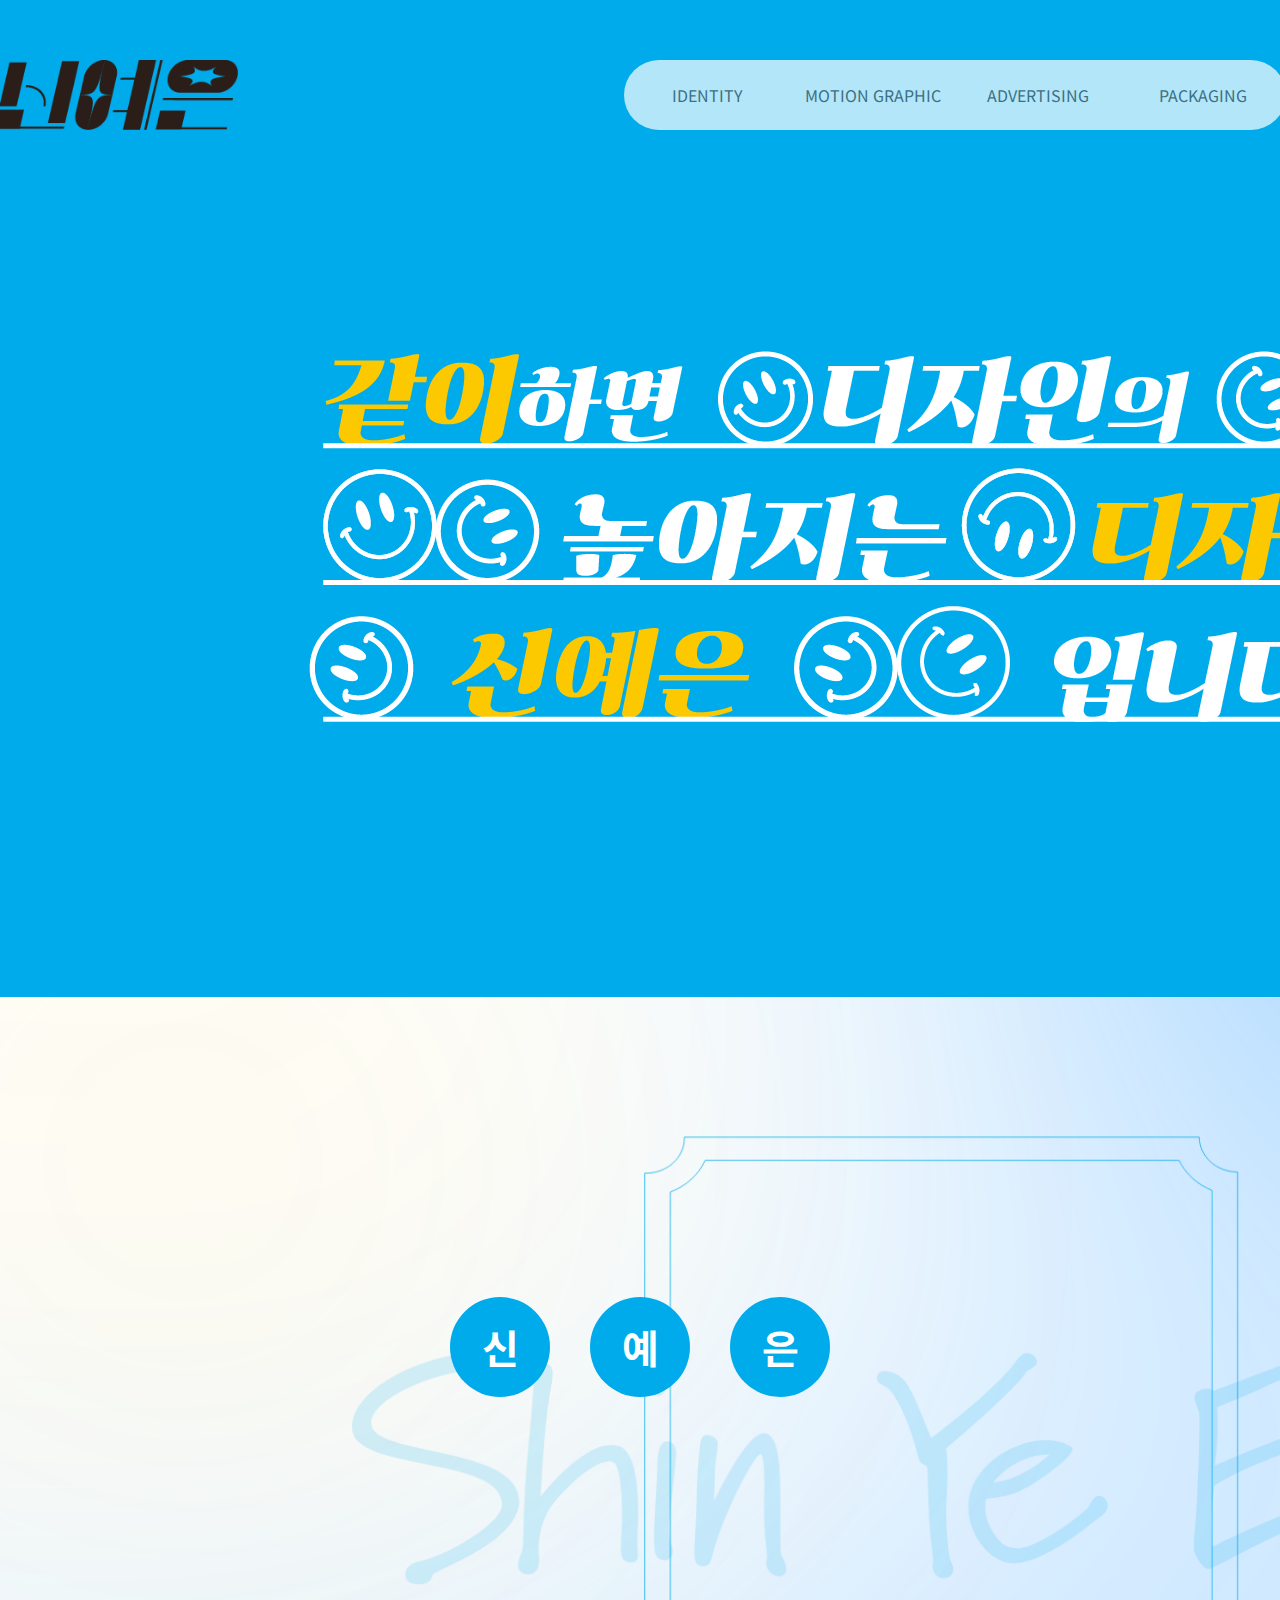
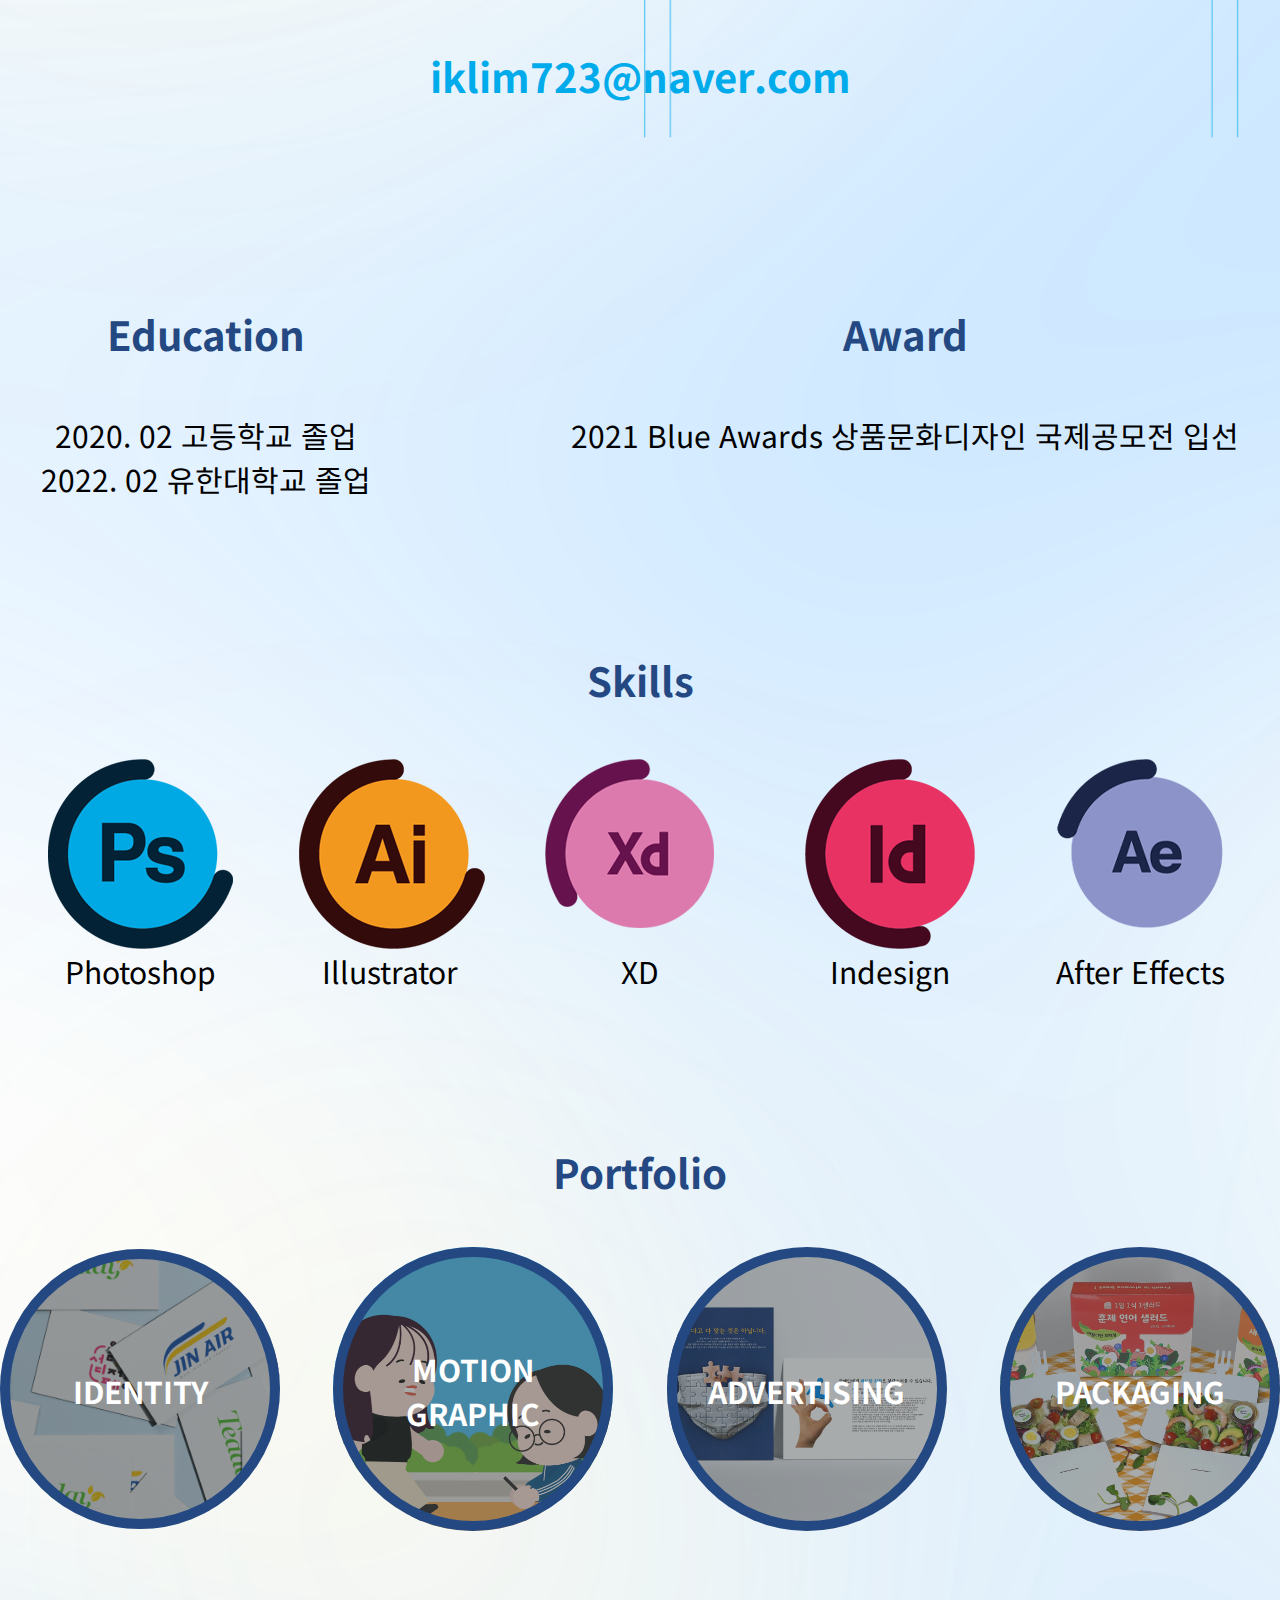
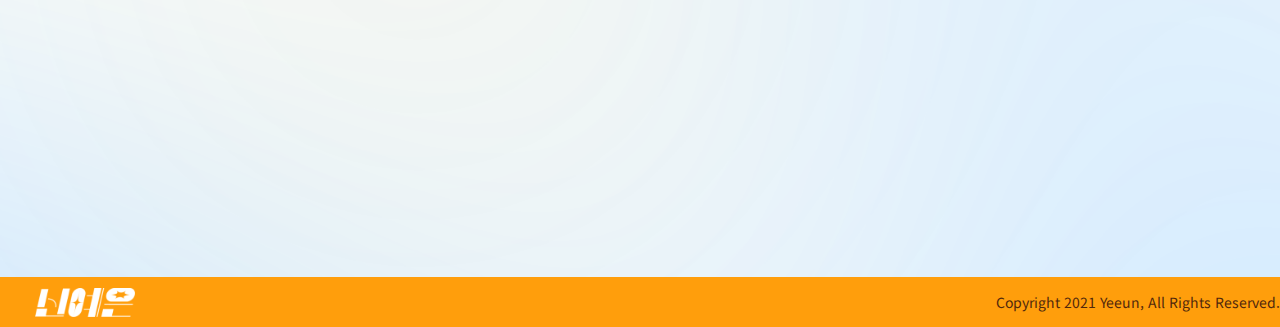
<file: index.html>
<!doctype html>
<html lang="ko" dir="ltr">
<head>
<meta charset="UTF-8">
<title>yeeun's portfolio</title>
<link rel="stylesheet" href="css/master.css" type="text/css">
<link rel="preconnect" href="https://fonts.googleapis.com">
<link rel="preconnect" href="https://fonts.gstatic.com" crossorigin>
<link href="https://fonts.googleapis.com/css2?family=Noto+Sans+KR:wght@100;300;400;500;700;900&display=swap" rel="stylesheet">
<link rel="shortcut icon" href="img/favicon.ico" type="image/x-icon">
<link rel="icon" href="img/favicon.ico" type="image/x-icon">
<meta property="og:title" content="신예은 포트폴리오" /> 
<meta property="og:url" content="https://2020209046.github.io/portfolio/" />
<meta property="og:type" content="website" />
<meta property="og:image" content="img/yeeunpage" />
<meta property="og:description" content="유한대학교 시각디자인학과 신예은의 웹포트폴리오" /> 
</head>

<body>
	<header>
		<ul>
			<li class="menu1"><a href="index.html"><img src="img/logo.png" alt="logo"></a></li>
			<li class="menu2"></li>
			<li class="menu3">
				<ul>
					<li><a href="sub01.html">IDENTITY</a></li>
					<li><a href="sub02.html">MOTION GRAPHIC</a></li>
					<li><a href="sub03.html">ADVERTISING</a></li>
					<li><a href="sub04.html">PACKAGING</a></li>
				</ul>
			</li>
		</ul>
	</header>

	<div class="main_wrap"></div>



	<section>
		<div class="sec_wrap">
				<div class="name"><h1>신</h1><h2>예</h2><h3>은</h3></div>
				<div class="email">iklim723@naver.com</div>

				<div class="info">
					<div class="education">
					<h4>Education</h4>
					<h5>2020. 02 고등학교 졸업<Br>
						2022. 02 유한대학교 졸업</h5></div>
					<div class="award">
						<h4>Award</h4>
						<h5>2021 Blue Awards 상품문화디자인 국제공모전 입선</h5></div>
				</div>

				<div class="tools">
					<div class="info2"><h4>Skills</h4></div>
					<div class="tools_icon">
						<div class="ps"><img src="img/icon1.png" alt=""><h6>Photoshop</h6></div>
						<div class="ai"><img src="img/icon2.png" alt=""><h6>Illustrator</h6></div>
						<div class="xd"><img src="img/icon3.png" alt=""><h6>XD</h6></div>
						<div class="id"><img src="img/icon4.png" alt=""><h6>Indesign</h6></div>
						<div class="ae"><img src="img/icon5.png" alt=""><h6>After Effects</h6></div>
					</div>
				</div>

				<div class="portfolio"><h4>Portfolio</h4>
					<div class="portfolio_li">

						<a href="sub01.html">
							<div class="identity">
							<div class="idfont">IDENTITY</div>
							<div class="identity_button"><img src="img/identity_button.png" alt=""></div>
						</div></a>

						<a href="sub02.html">
							<div class="motion">
							<div class="mtfont">MOTION<br>GRAPHIC</div>
							<div class="motion_button"><img src="img/motion_button.png" alt=""></div>
						</div></a>

						<a href="sub03.html">
							<div class="advertising">
							<div class="adfont">ADVERTISING</div>
							<div class="advertising_button"><img src="img/advertising_button.png" alt=""></div>
						</div></a>

						<a href="sub04.html">
							<div class="package">
							<div class="pkfont">PACKAGING</div>
							<div class="packaging_button"><img src="img/packaging_button.png" alt=""></div>
						</div></a>
					</div>
				</div>
				<footer>
				  <div class="footer">
				    <div class="footer_right">
				      <img src="img/logo2.png" alt="">
				    </div>
				    <div class="footer_left">
				      Copyright 2021 Yeeun, All Rights Reserved.
				    </div>
				  </div>
				</footer>

			</div>


	</section>
</body>
</html>
</file>
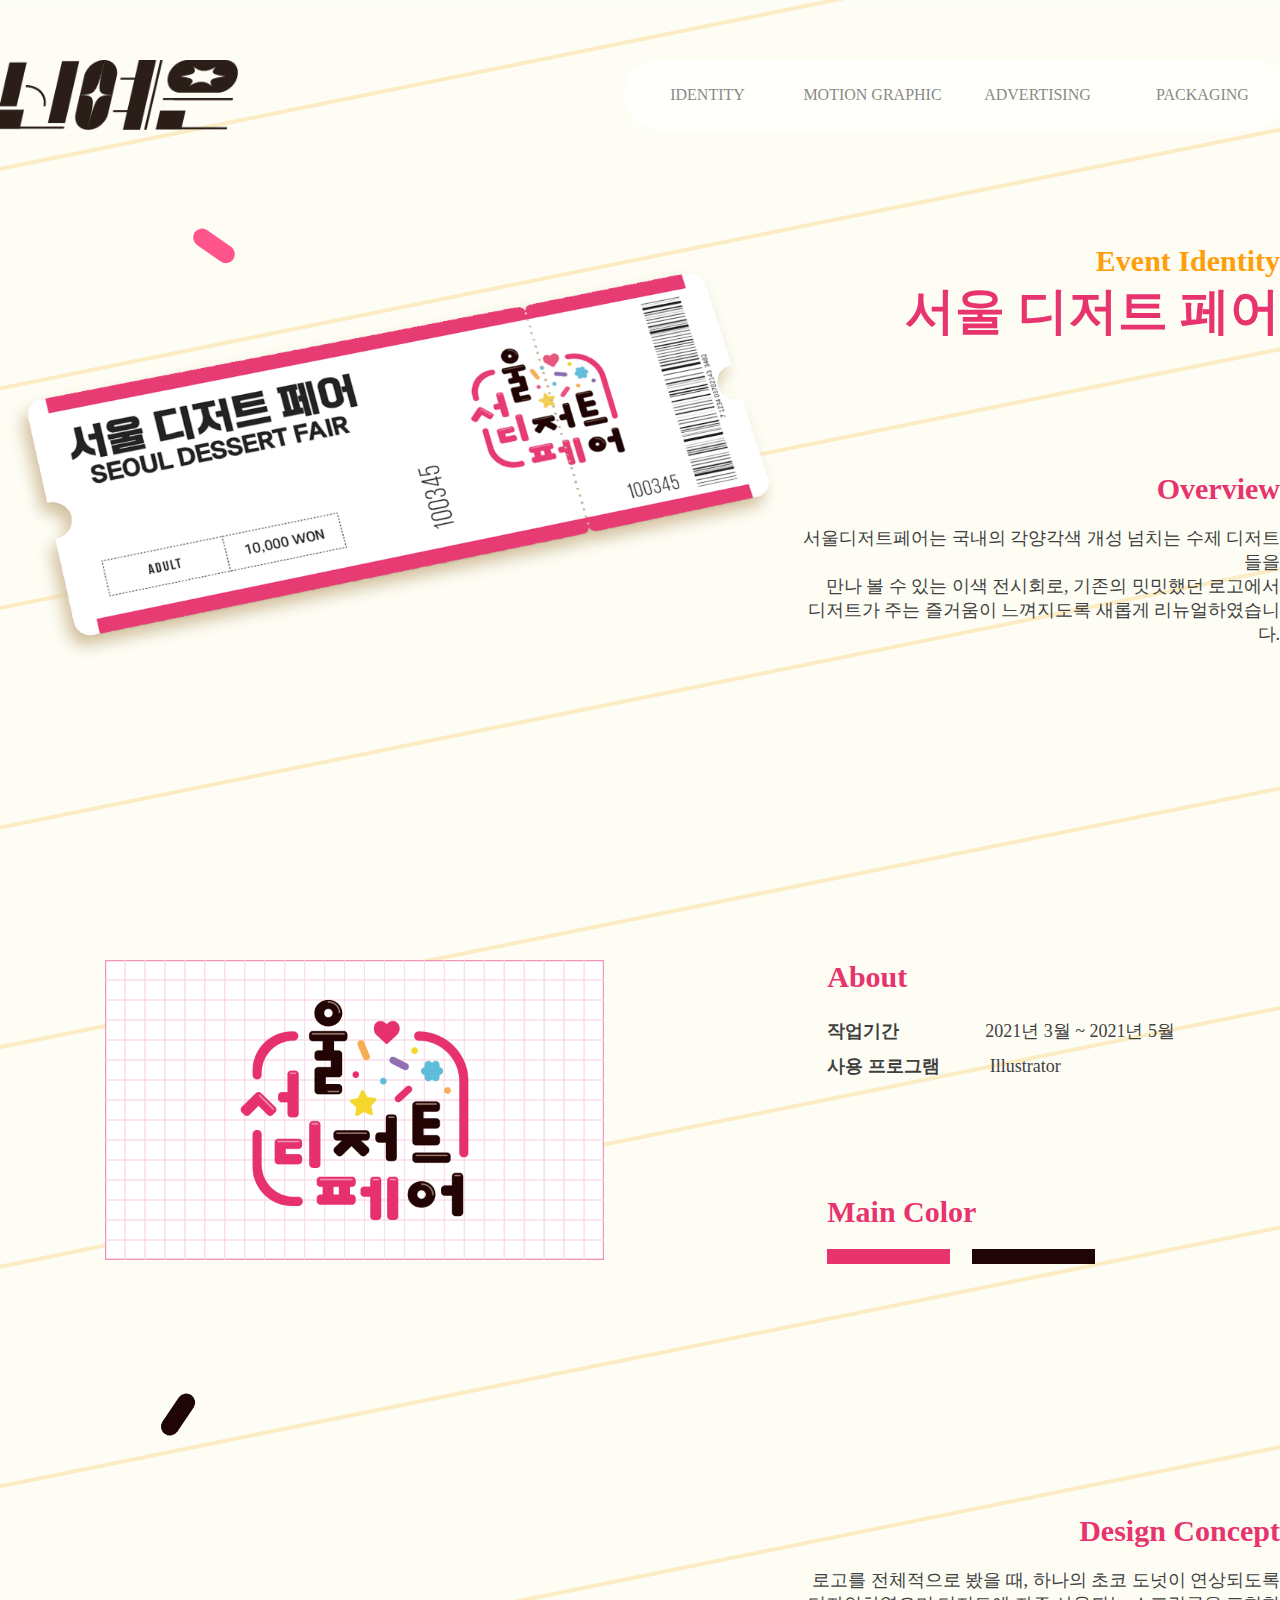
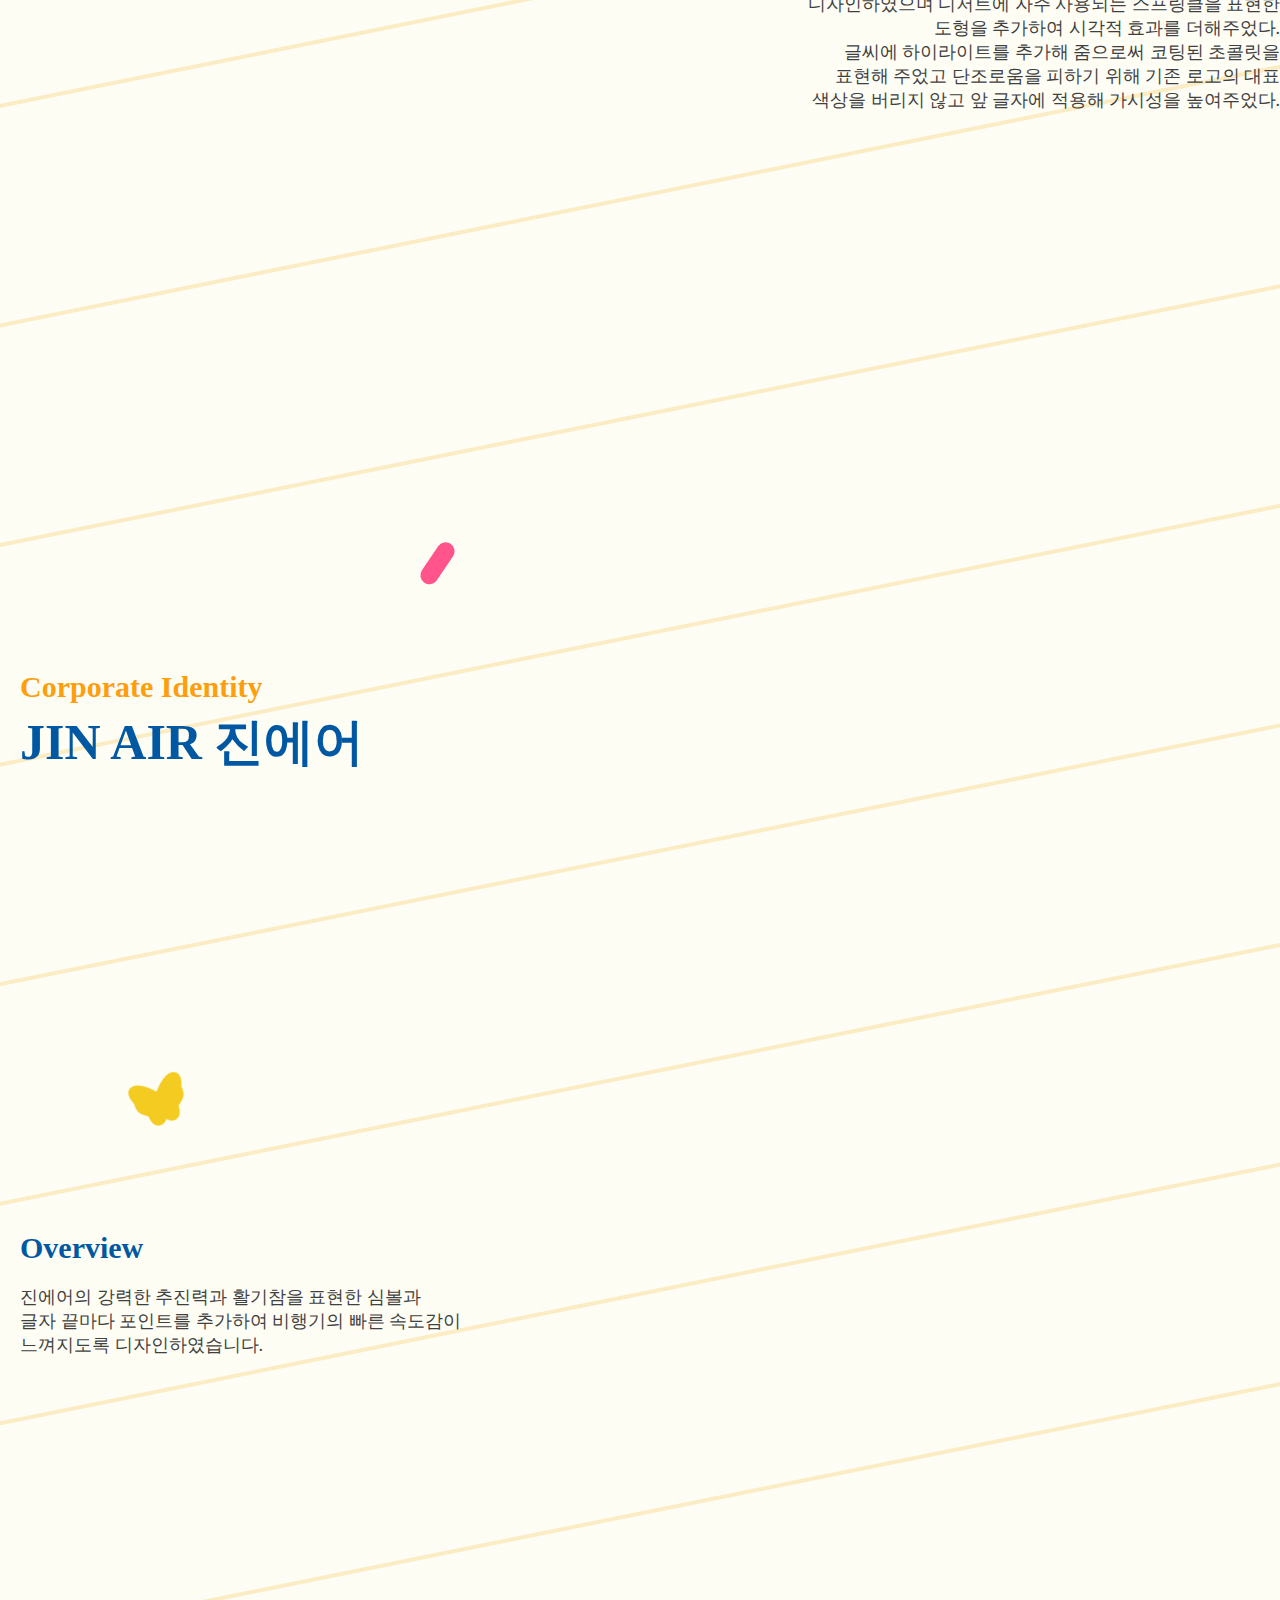
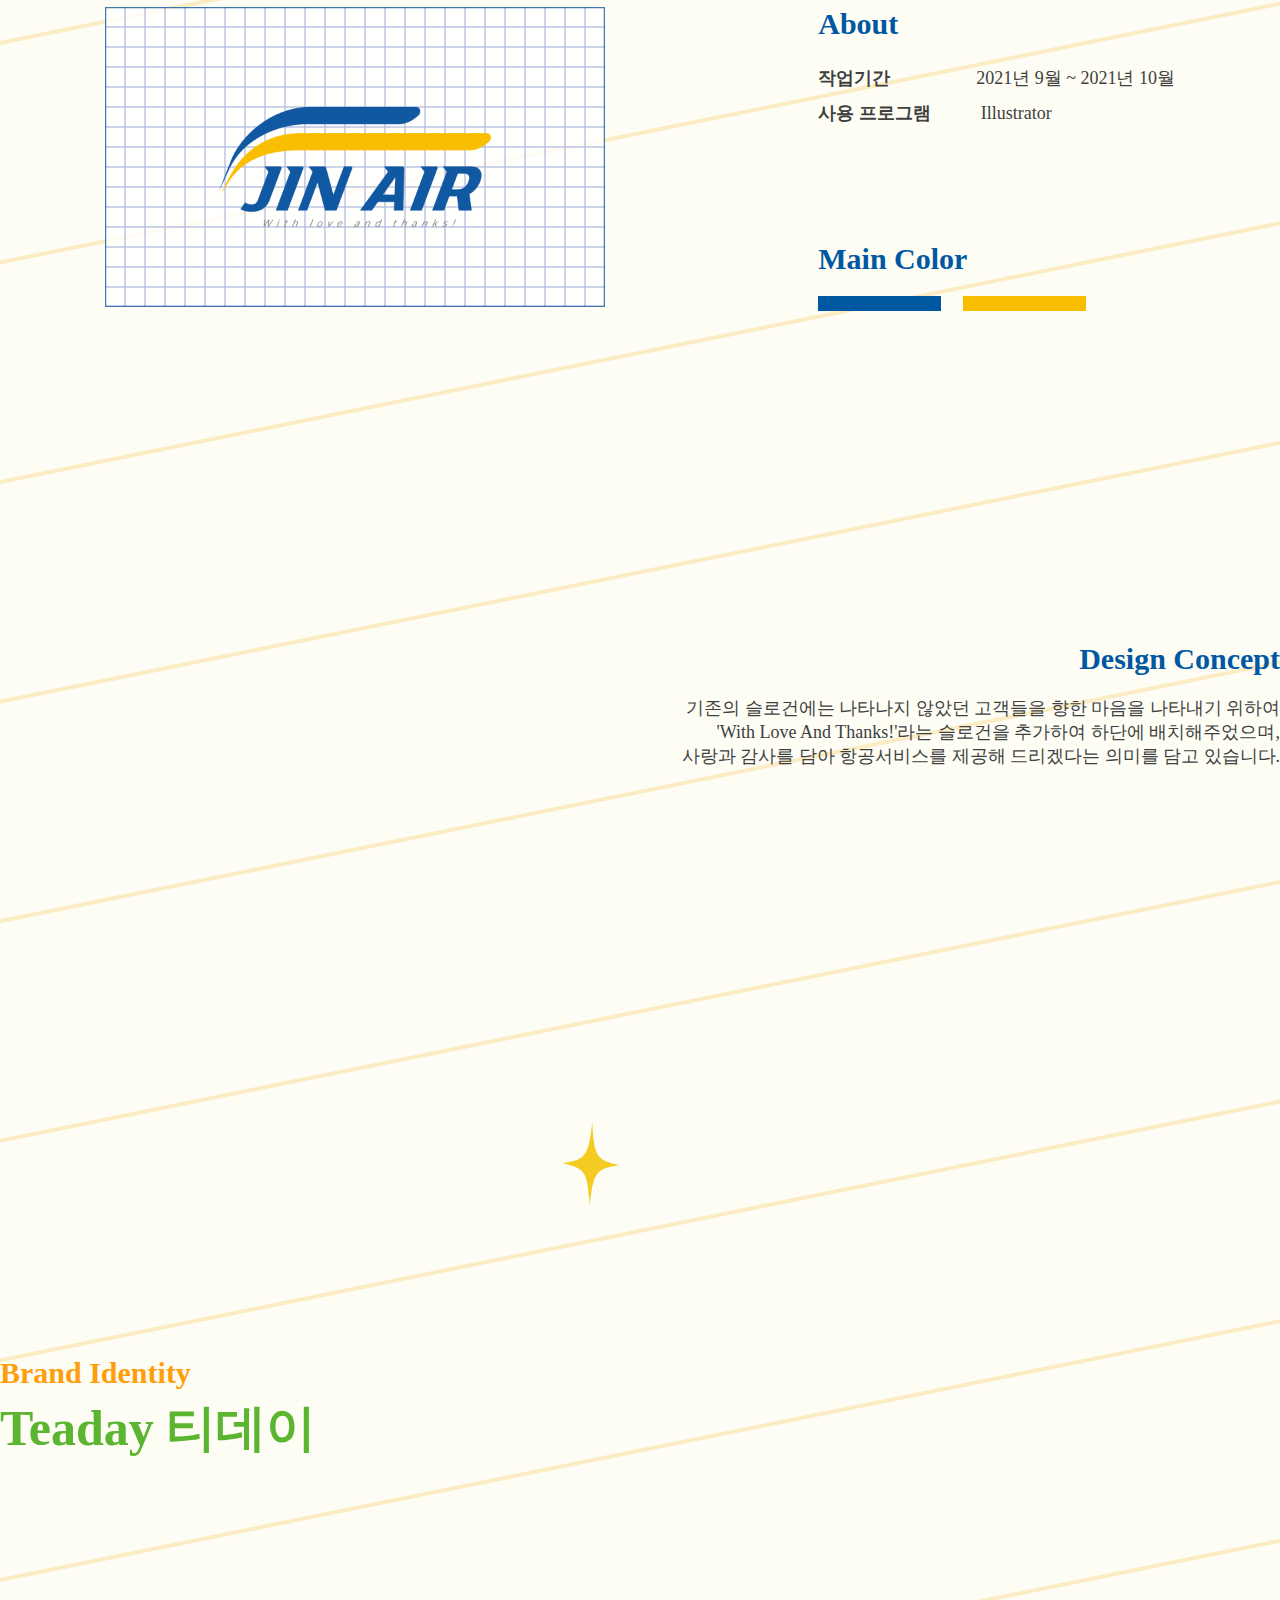
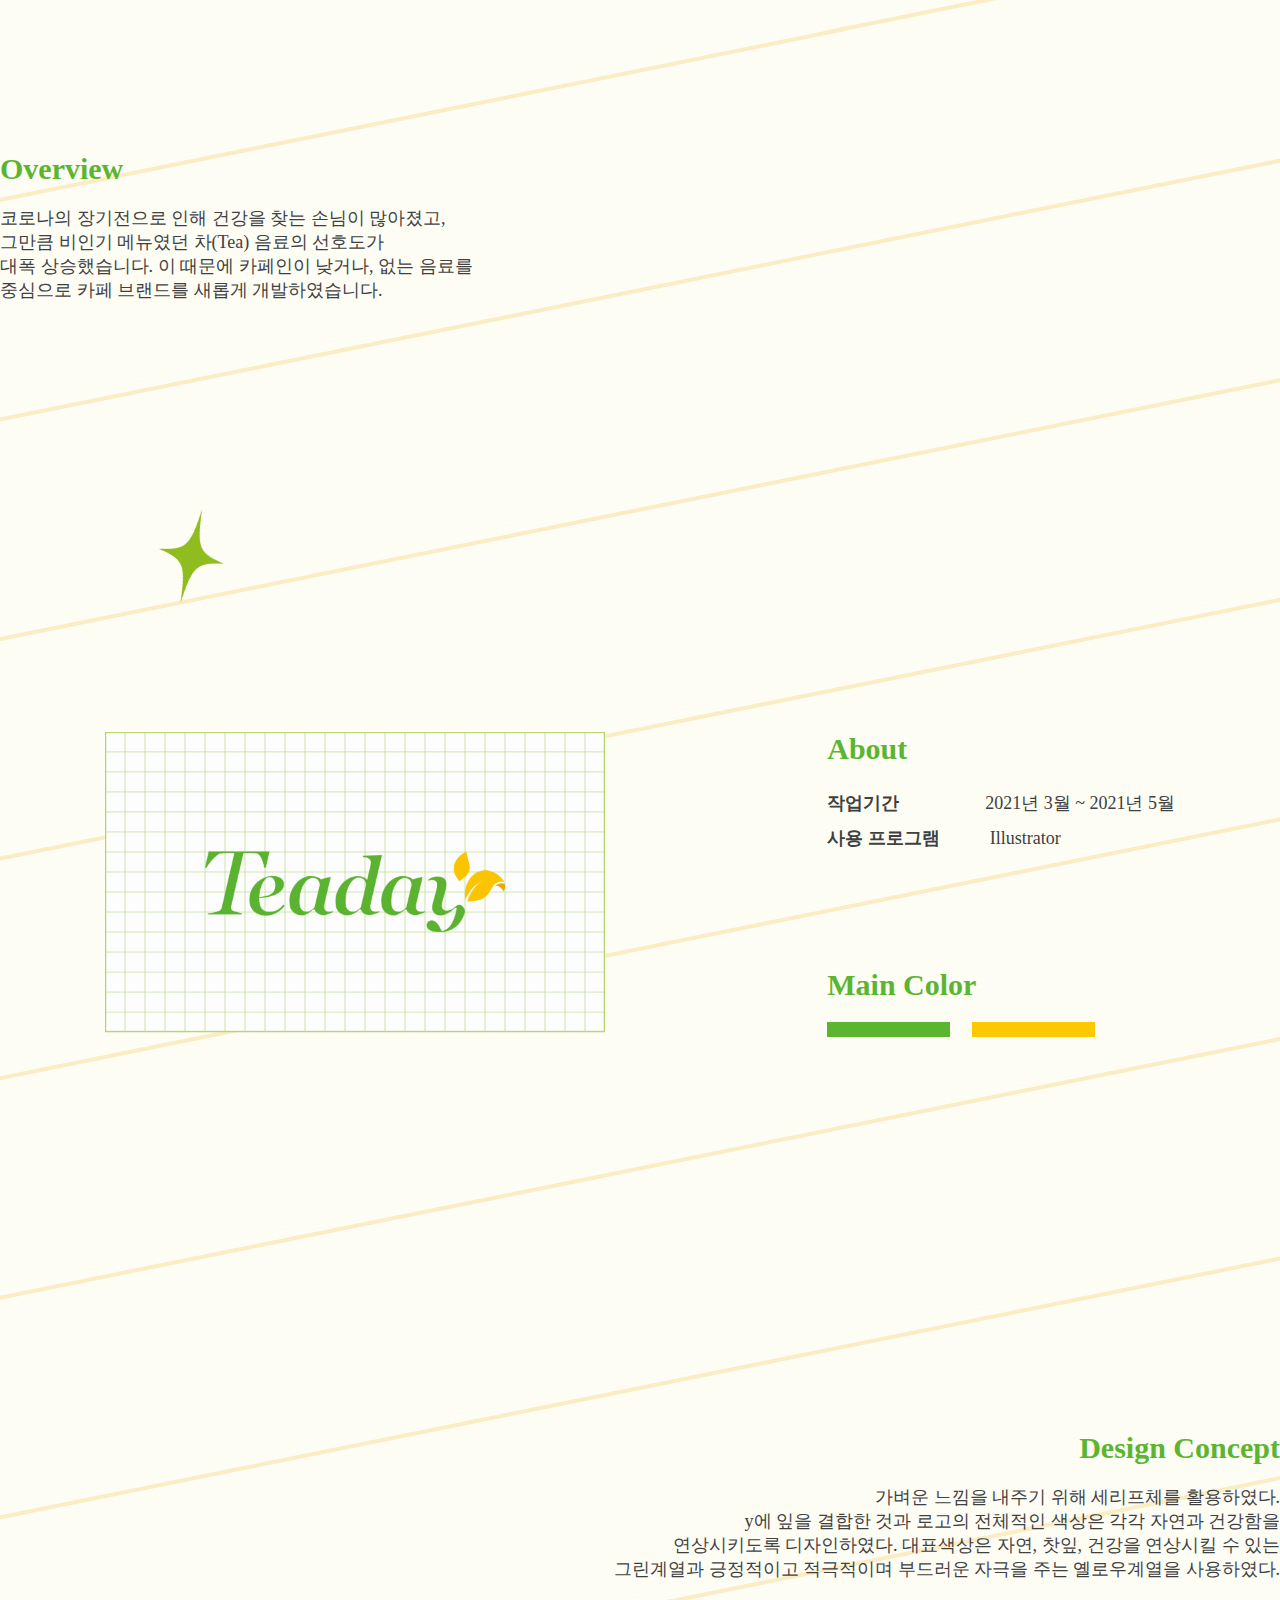
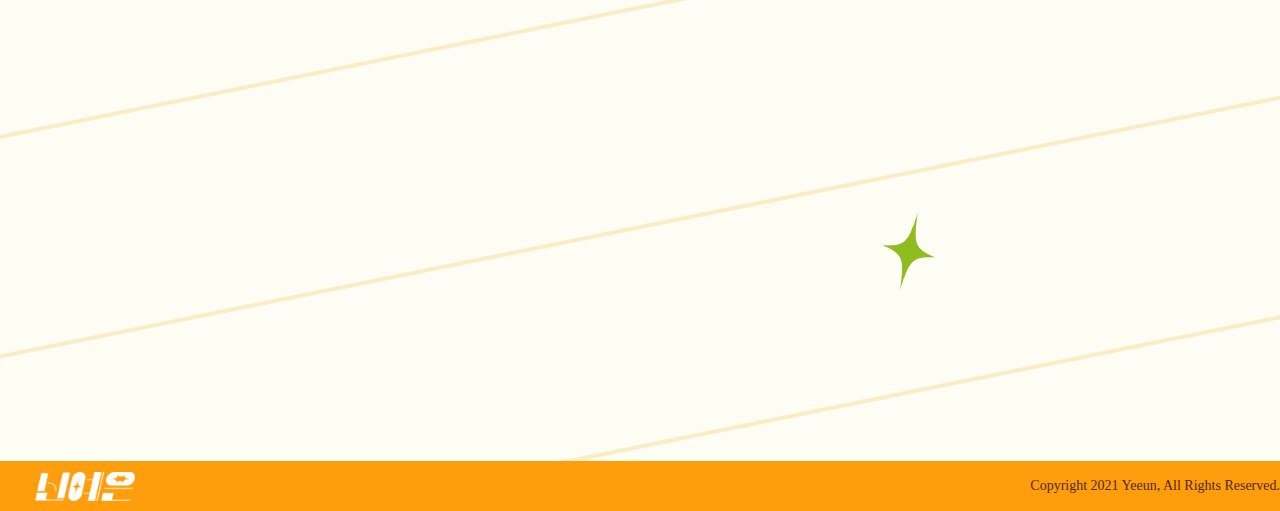
<file: sub01.html>
<!doctype html>
<html lang="ko" dir="ltr">
<head>
<meta charset="utf-8">
<title>yeeun's porfolio</title>
<link rel="stylesheet" href="css/master.css" type="text/css">
<link href="https://unpkg.com/aos@2.3.1/dist/aos.css" rel="stylesheet">
<script src="https://unpkg.com/aos@2.3.1/dist/aos.js"></script>
<script src="https://code.jquery.com/jquery-1.11.3.min.js"></script>
<link rel="shortcut icon" href="img/favicon.ico" type="image/x-icon">
<link rel="icon" href="img/favicon.ico" type="image/x-icon">
</head>

<body>
  <script>
    AOS.init();
  </script>
    <header>
      <ul>
        <li class="menu1"><a href="index.html"><img src="img/logo.png" alt="logo"></a></li>
        <li class="menu2"></li>
        <li class="menu3">
          <ul>
            <li><a href="sub01.html">IDENTITY</a></li>
            <li><a href="sub02.html">MOTION GRAPHIC</a></li>
            <li><a href="sub03.html">ADVERTISING</a></li>
            <li><a href="sub04.html">PACKAGING</a></li>
          </ul>
        </li>
      </ul>
    </header>


    <section>
      <div class="sub01_wrap">
        <div class="ei">

          <div class="ei_top">
            <div class="ei_top_left"><div data-aos="zoom-in"><img src="img/sub1_1.png" alt=""></div>
            </div>
            <div class="ei_top_right">
              <div class="ei_tit">
                <h7>Event Identity</h7><br>
                <h12>서울 디저트 페어</h12>
              </div>
              <div class="ei_overview">
                <h13>Overview</h13>
                <div class="ei_overview_con">서울디저트페어는 국내의 각양각색 개성 넘치는 수제 디저트들을<br>
                  만나 볼 수 있는 이색 전시회로, 기존의 밋밋했던 로고에서<br>
                  디저트가 주는 즐거움이 느껴지도록 새롭게 리뉴얼하였습니다.
                </div>
              </div>
            </div>
          </div>


          <div class="ei_mid">
            <div class="ei_mid_left">
              <img src="img/sub1_2.png" alt="">
            </div>
            <div class="ei_mid_right">
              <div class="ei_about">
                <h13>About</h13>
                <div class="ei_about_con">
                  <h9>작업기간</h9><h10>&nbsp;&nbsp;&nbsp;&nbsp;&nbsp;&nbsp;&nbsp;&nbsp;2021년 3월 ~ 2021년 5월</h10><br>
                  <h9>사용 프로그램</h9><h10>Illustrator</h10>
                </div>
              </div>
              <div class="ei_maincolor">
                <h13>Main Color</h13>
                <div class="ei_maincolor_con">
                  <div class="ei_maincolor1"></div>
                  <div class="ei_maincolor2"></div>
                </div>
              </div>
            </div>
          </div>

          <div class="ei_bot">
            <div class="ei_bot_left"><div data-aos="fade-up"><img src="img/sub1_3.png" alt=""></div></div>
            <div class="ei_bot_right">
              <h13>Design Concept</h13>
              <div class="ei_concept_con">
                로고를 전체적으로 봤을 때, 하나의 초코 도넛이 연상되도록<br>
                디자인하였으며 디저트에 자주 사용되는 스프링클을 표현한<br>
                도형을 추가하여 시각적 효과를 더해주었다.<br>
                글씨에 하이라이트를 추가해 줌으로써 코팅된 초콜릿을<br>
                표현해 주었고 단조로움을 피하기 위해 기존 로고의 대표<br>
                색상을 버리지 않고 앞 글자에 적용해 가시성을 높여주었다.
              </div>
          </div>
          </div>
        </div>

        <div class="ci">
          <div class="ci_top">
            <div class="ci_top_left">
              <div class="ci_tit">
                <h7>Corporate Identity</h7><br>
                JIN AIR 진에어
              </div>
              <div class="ci_overview">
                <h15>Overview</h15>
                <div class="ci_overview_con">
                  진에어의 강력한 추진력과 활기참을 표현한 심볼과<br>
                  글자 끝마다 포인트를 추가하여 비행기의 빠른 속도감이<br>
                  느껴지도록 디자인하였습니다.
                </div>
              </div>
            </div>
            <div class="ci_top_right">
              <div data-aos="flip-up"><img src="img/sub1_4.png" alt=""></div>
            </div>
          </div>

          <div class="ci_mid">
            <div class="ci_mid_left">
              <img src="img/sub1_5.png" alt="">
            </div>
            <div class="ci_mid_right">
              <div class="ci_about">
                <h15>About</h15>
                <div class="ci_about_con">
                  <h9>작업기간</h9><h10>&nbsp;&nbsp;&nbsp;&nbsp;&nbsp;&nbsp;&nbsp;&nbsp;2021년 9월 ~ 2021년 10월</h10><br>
                  <h9>사용 프로그램</h9><h10>Illustrator</h10>
                </div>
              </div>
              <div class="ci_maincolor">
                <h15>Main Color</h15>
                <div class="ci_maincolor_con">
                  <div class="ci_maincolor1"></div>
                  <div class="ci_maincolor2"></div>
                </div>
              </div>
            </div>
          </div>

          <div class="ci_bot">
            <div class="ci_bot_left"><div data-aos="fade-up-left"><img src="img/sub1_6.png" alt=""></div>
              </div>
              <div class="ci_bot_right">
                <div class="ci_concept">
                  <h15>Design Concept</h15>
                  <div class="ci_concept_con">기존의 슬로건에는 나타나지 않았던 고객들을 향한 마음을 나타내기 위하여<br>
                    'With Love And Thanks!'라는 슬로건을 추가하여 하단에 배치해주었으며,<br>
                    사랑과 감사를 담아 항공서비스를 제공해 드리겠다는 의미를 담고 있습니다.
                  </div>
                </div>
              </div>
          </div>
        </div>

        <div class="bi">
          <div class="bi_top">
            <div class="bi_top_left">
              <div class="bi_tit">
                <h7>Brand Identity</h7><br>
                Teaday 티데이
              </div>
              <div class="bi_overview">
                <h16>Overview</h16>
                <div class="bi_overview_con">
                  코로나의 장기전으로 인해 건강을 찾는 손님이 많아졌고,<br>
                  그만큼 비인기 메뉴였던 차(Tea) 음료의 선호도가<br>
                  대폭 상승했습니다. 이 때문에 카페인이 낮거나, 없는 음료를<br>
                  중심으로 카페 브랜드를 새롭게 개발하였습니다.
                </div>
              </div>
            </div>
            <div class="bi_top_right">
              <div data-aos="zoom-out"><img src="img/sub1_7.png" alt=""></div>
            </div>
          </div>

          <div class="bi_mid">
            <div class="bi_mid_left">
              <img src="img/sub1_8.png" alt="">
            </div>
            <div class="bi_mid_right">
              <div class="bi_about">
                <h16>About</h16>
                <div class="bi_about_con">
                  <h9>작업기간</h9><h10>&nbsp;&nbsp;&nbsp;&nbsp;&nbsp;&nbsp;&nbsp;&nbsp;2021년 3월 ~ 2021년 5월</h10><br>
                  <h9>사용 프로그램</h9><h10>Illustrator</h10>
                </div>
              </div>
              <div class="bi_maincolor">
                <h16>Main Color</h16>
                <div class="bi_maincolor_con">
                  <div class="bi_maincolor1"></div>
                  <div class="bi_maincolor2"></div>
                </div>
              </div>
            </div>
          </div>

          <div class="bi_bot">
            <div class="bi_bot_left">
              <div data-aos="zoom-in-up"><img src="img/sub1_9.png" alt=""></div>
            </div>
            <div class="bi_bot_right">
              <div class="bi_concept">
                <h16>Design Concept</h16>
                <div class="bi_concept_con">
                  가벼운 느낌을 내주기 위해 세리프체를 활용하였다.<br>
                  y에 잎을 결합한 것과 로고의 전체적인 색상은 각각 자연과 건강함을<br>
                  연상시키도록 디자인하였다. 대표색상은 자연, 찻잎, 건강을 연상시킬 수 있는<br>
                  그린계열과 긍정적이고 적극적이며 부드러운 자극을 주는 옐로우계열을 사용하였다.
                </div>
              </div>
            </div>
          </div>

        </div>
      </div>
      <footer>
        <div class="footer">
          <div class="footer_right">
            <img src="img/logo2.png" alt="">
          </div>
          <div class="footer_left">
            Copyright 2021 Yeeun, All Rights Reserved.
          </div>
        </div>
      </footer>

    </section>


</body>



</html>
</file>
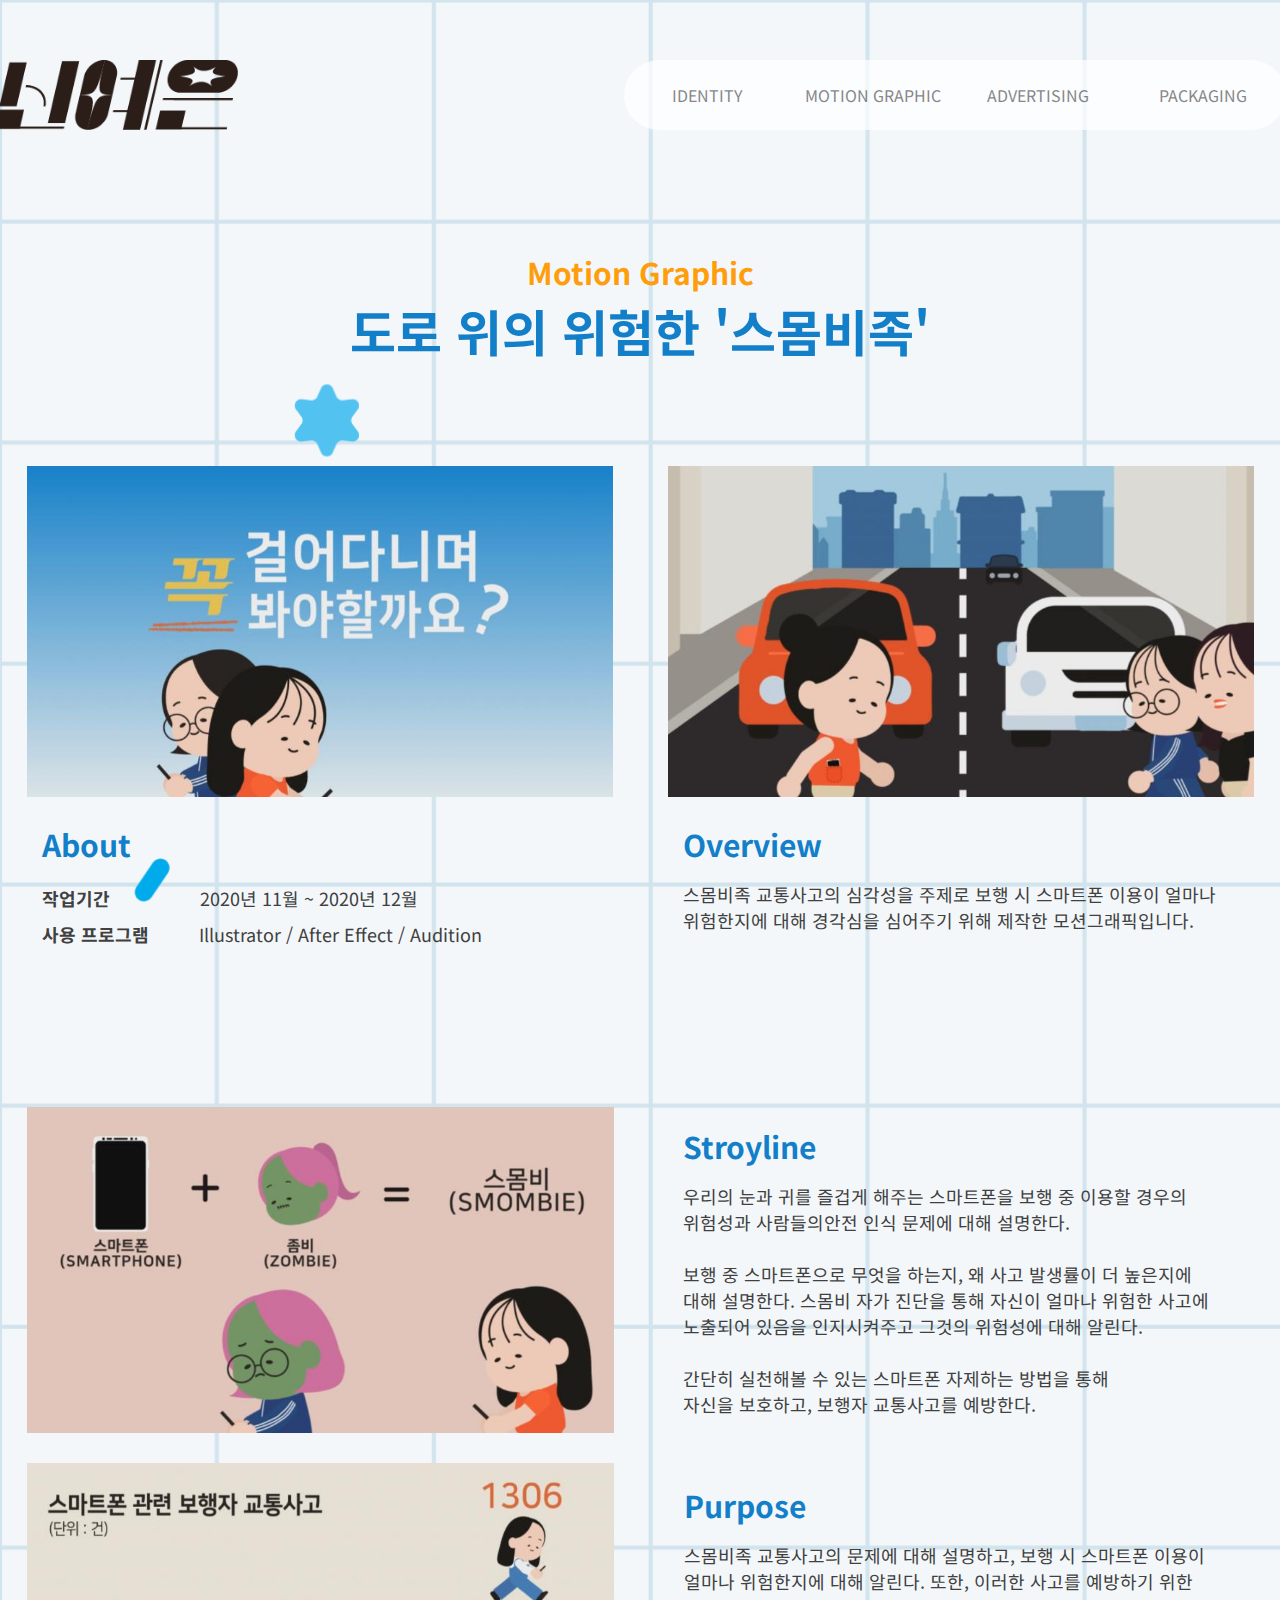
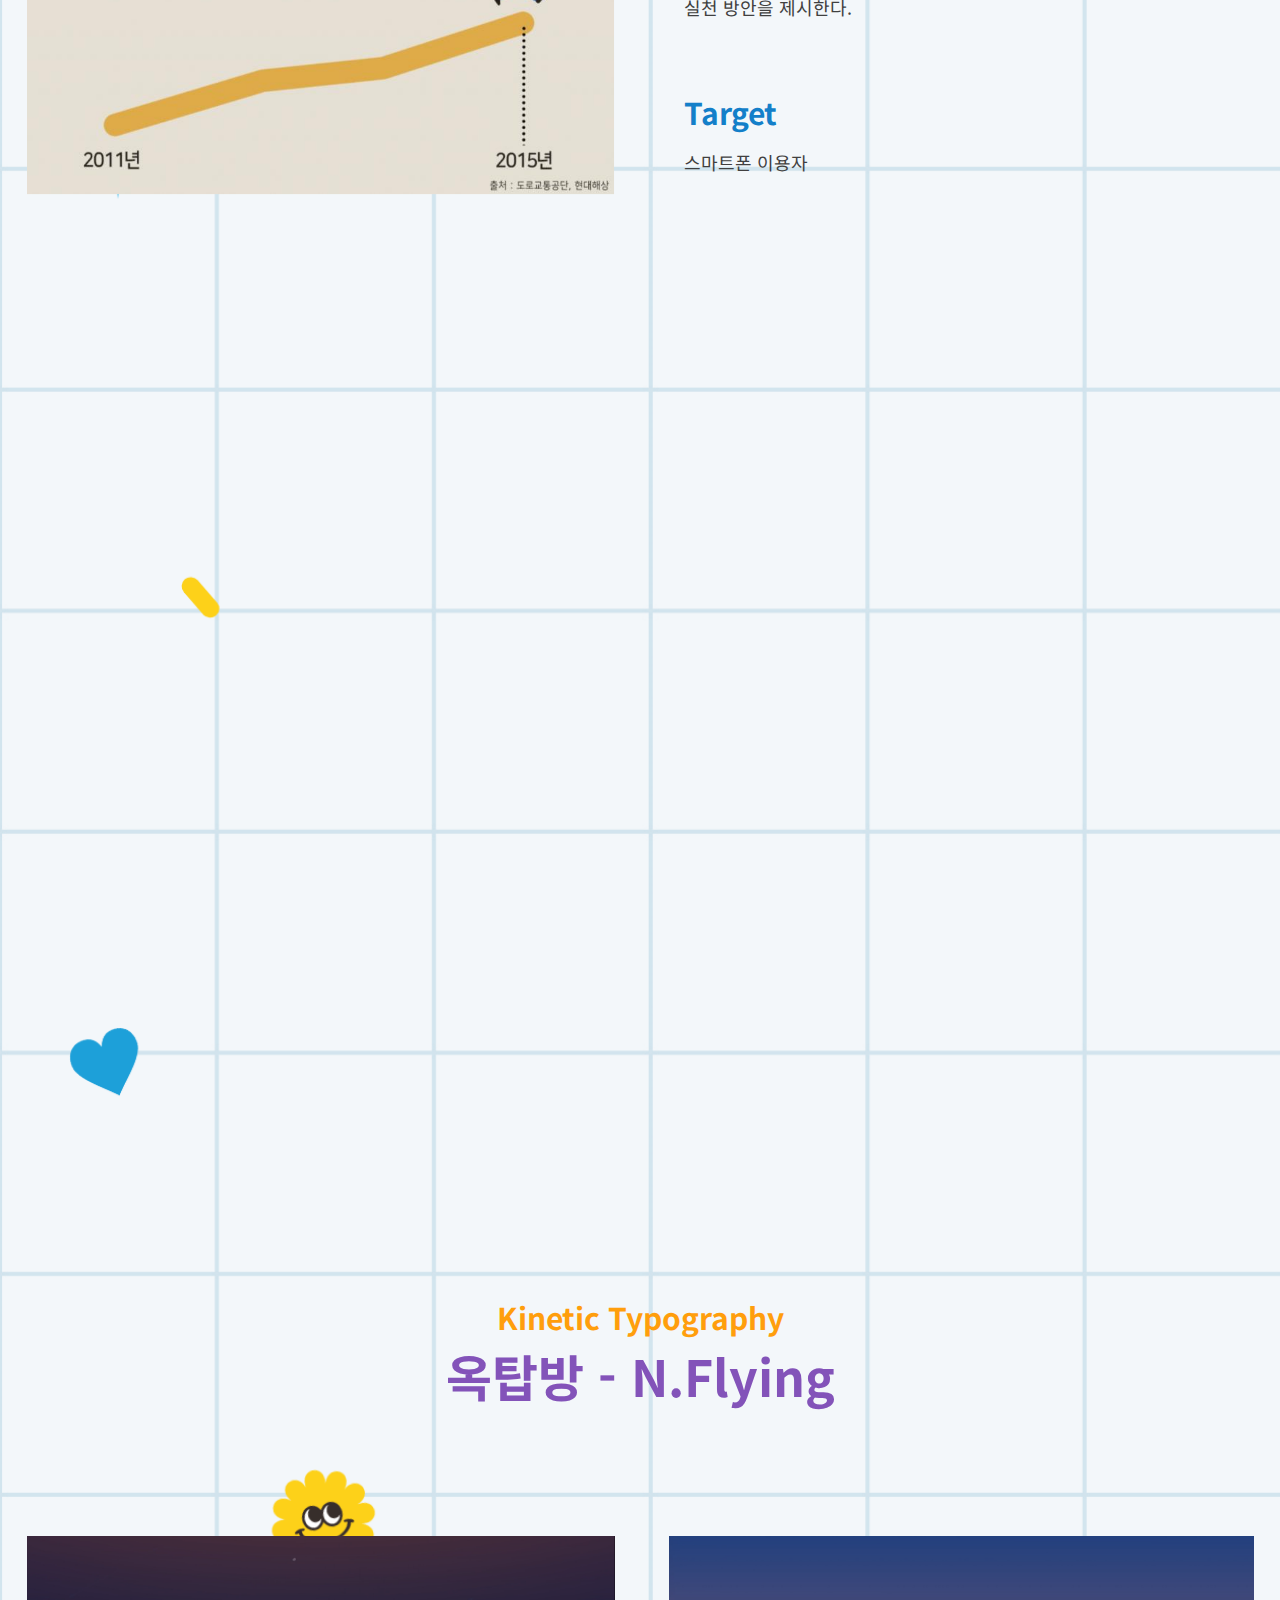
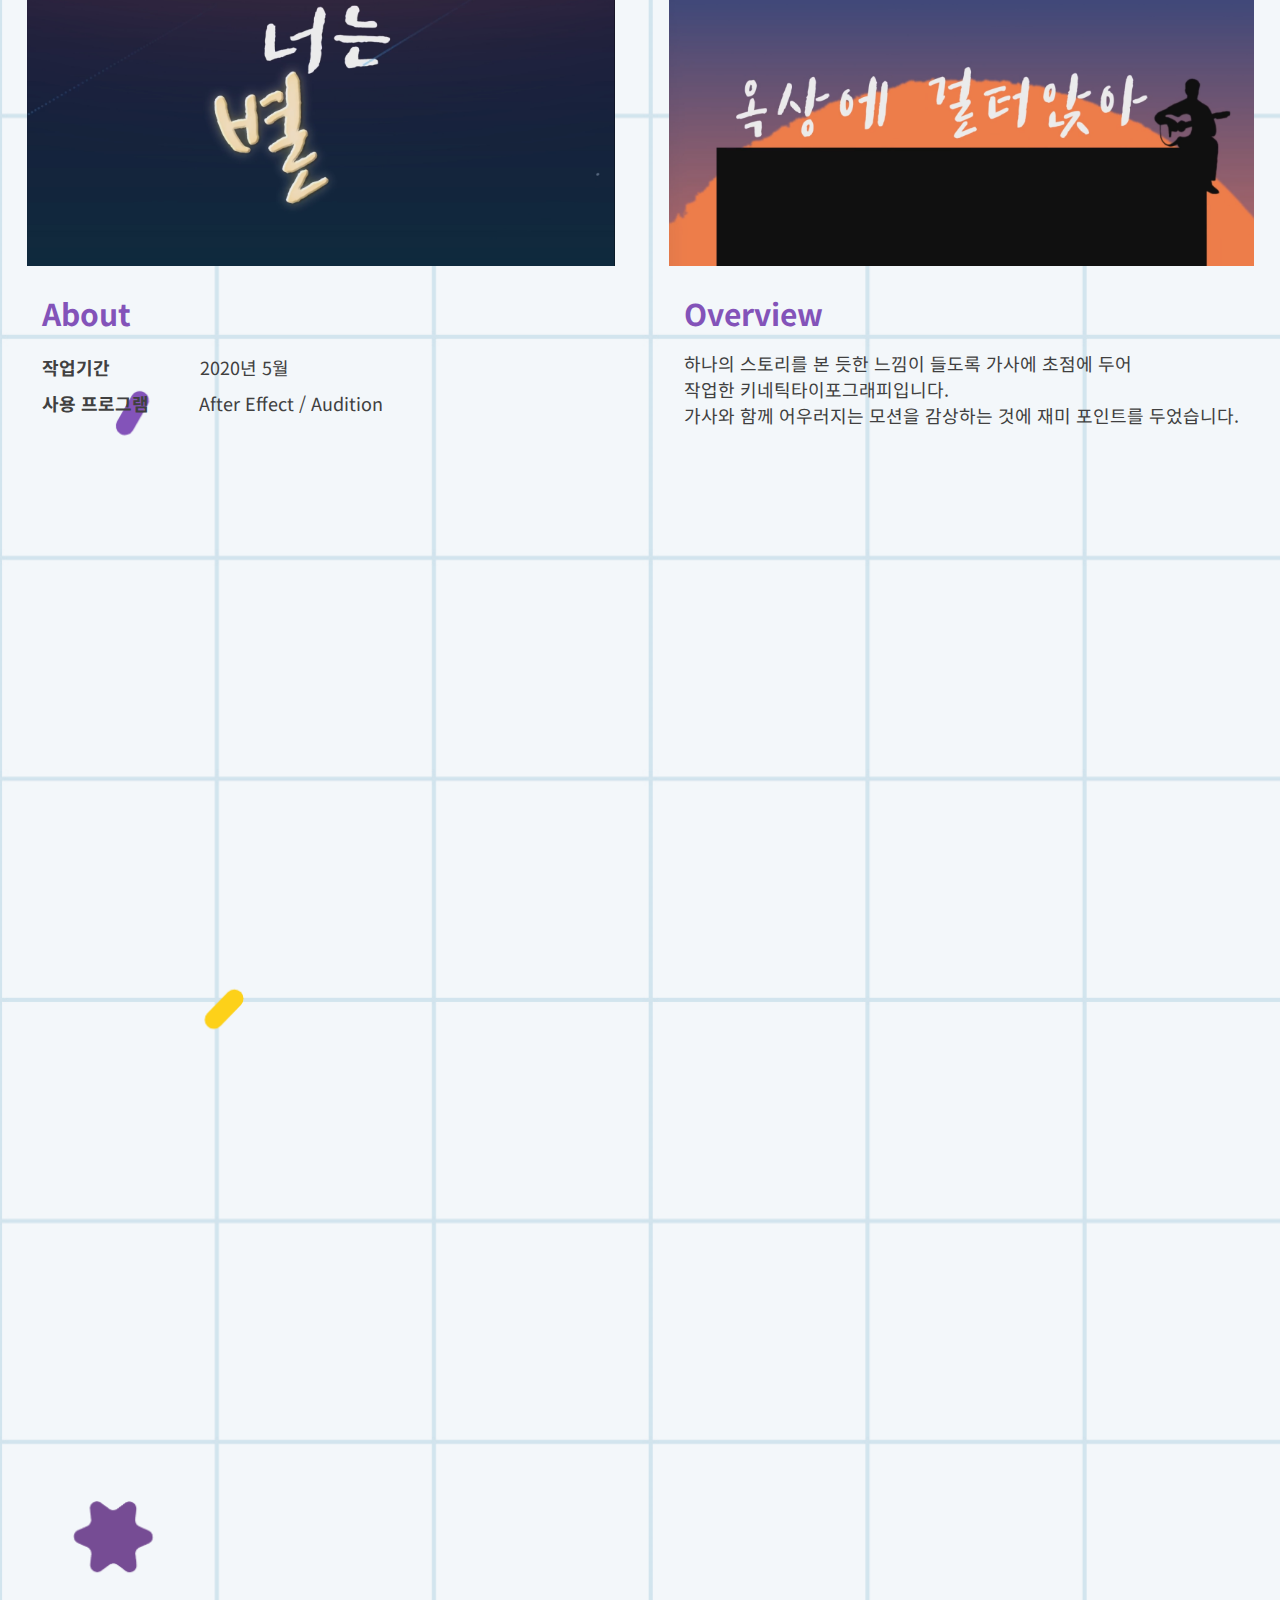
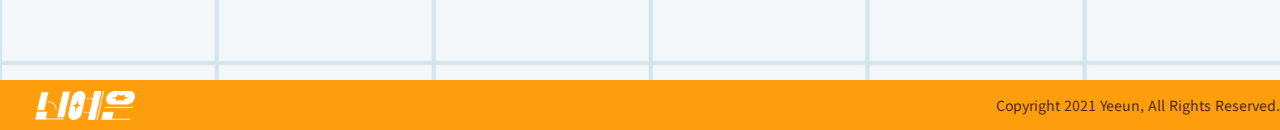
<file: sub02.html>
<!doctype html>
<html lang="ko" dir="ltr">
<head>
<meta charset="UTF-8">
<title>yeeun's portfolio</title>
<link rel="stylesheet" href="css/master.css" type="text/css">
<link rel="preconnect" href="https://fonts.googleapis.com">
<link rel="preconnect" href="https://fonts.gstatic.com" crossorigin>
<link href="https://fonts.googleapis.com/css2?family=Noto+Sans+KR:wght@100;300;400;500;700;900&display=swap" rel="stylesheet">
<link rel="shortcut icon" href="img/favicon.ico" type="image/x-icon">
<link rel="icon" href="img/favicon.ico" type="image/x-icon">
</head>

<body>
  <script>
    AOS.init();
  </script>
    <header>
      <ul>
        <li class="menu1"><a href="index.html"><img src="img/logo.png" alt="logo"></a></li>
        <li class="menu2"></li>
        <li class="menu3">
          <ul>
            <li><a href="sub01.html">IDENTITY</a></li>
            <li><a href="sub02.html">MOTION GRAPHIC</a></li>
            <li><a href="sub03.html">ADVERTISING</a></li>
            <li><a href="sub04.html">PACKAGING</a></li>
          </ul>
        </li>
      </ul>
    </header>

    <section>
      <div class="sub02_wrap">
        <div class="sub2_top">
          <div class="sub2_tit1"><h7>Motion Graphic</h7><br>
          <h8>도로 위의 위험한 '스몸비족'</h8></div>

					<div class="mg_top">
						<div class="mg_about">
								<img src="img/sub02_1.png" alt="">
								<div class="about_con">
									<div class="about_top">About<br></div>
									<div class="about_bottom">
										<h9>작업기간</h9><h10>&nbsp;&nbsp;&nbsp;&nbsp;&nbsp;&nbsp;&nbsp;&nbsp;2020년 11월 ~ 2020년 12월</h10><br>
										<h9>사용 프로그램</h9><h10>Illustrator / After Effect / Audition</h10></div>
							  </div>
					 </div>

						<div class="mg_overview">
								<img src="img/sub02_2.png" alt="">
								<div class="overview_con">
									<div class="overview_top">Overview</div>
									<div class="overview_bottom">스몸비족 교통사고의 심각성을 주제로 보행 시 스마트폰 이용이 얼마나<br>위험한지에 대해 경각심을 심어주기 위해 제작한 모션그래픽입니다.</div>
									</div>
						</div>
					</div>

					<div class="mg_bottom">
						<div class="storyline">
							<img src="img/sub02_3.png" alt="">
							<div class="storyline_con">
								<div class="storyline_top">Stroyline</div>
								<div class="storyline_bottom">
								우리의 눈과 귀를 즐겁게 해주는 스마트폰을 보행 중 이용할 경우의<br>
								위험성과 사람들의안전 인식 문제에 대해 설명한다.
								<br>
								<br>
								보행 중 스마트폰으로 무엇을 하는지, 왜 사고 발생률이 더 높은지에<br>
								대해 설명한다. 스몸비 자가 진단을 통해 자신이 얼마나 위험한 사고에<br>
								노출되어 있음을 인지시켜주고 그것의 위험성에 대해 알린다.
								<br>
								<br>
								간단히 실천해볼 수 있는 스마트폰 자제하는 방법을 통해<br>
								자신을 보호하고, 보행자 교통사고를 예방한다.
							</div>
						 </div>
						</div>

						<div class="purpose_target">
							<img src="img/sub02_4.png" alt="">
							<div class="purpose_target_con">
								<div class="purpose_con">
									<div class="purpose_top">Purpose</div>
									<div class="purpose_bottom">
										스몸비족 교통사고의 문제에 대해 설명하고, 보행 시 스마트폰 이용이<br>
										얼마나 위험한지에 대해 알린다. 또한, 이러한 사고를 예방하기 위한<br>
										실천 방안을 제시한다.</div>
									</div>
									<div class="target_con">
										<div class="target_top">Target</div>
										<div class="target_bottom">
											스마트폰 이용자</div>
										</div>
									</div>
							</div>
					</div>
					<div class="video1"><iframe src="https://player.vimeo.com/video/657415656?h=3e814b17dc&amp;badge=0&amp;autopause=0&amp;player_id=0&amp;app_id=58479" width="1280" height="720" frameborder="0" allow="autoplay; fullscreen; picture-in-picture" allowfullscreen title="[모션그래픽]도로위의위험한스몸비족.mp4"></iframe></div>
					</div>


					<div class="sub2_bottom">
	          <div class="sub2_tit2"><h7>Kinetic Typography</h7><br>
	          <h11>옥탑방 - N.Flying</h11></div>

						<div class="kt_top">
							<div class="kt_about">
									<img src="img/sub02_5.png" alt="">
									<div class="kt_about_con">
										<div class="kt_about_top">About<br></div>
										<div class="kt_about_bottom">
											<h9>작업기간</h9><h10>&nbsp;&nbsp;&nbsp;&nbsp;&nbsp;&nbsp;&nbsp;&nbsp;2020년 5월</h10><br>
											<h9>사용 프로그램</h9><h10>After Effect / Audition</h10></div>
								  </div>
						 </div>

							<div class="kt_overview">
									<img src="img/sub02_6.png" alt="">
									<div class="kt_overview_con">
										<div class="kt_overview_top">Overview</div>
										<div class="kt_overview_bottom">하나의 스토리를 본 듯한 느낌이 들도록 가사에 초점에 두어<br>
											작업한 키네틱타이포그래피입니다.<br>
											가사와 함께 어우러지는 모션을 감상하는 것에 재미 포인트를 두었습니다.</div>
										</div>
							</div>
						</div>
							<div class="video2">
								<iframe src="https://player.vimeo.com/video/657392625?h=cfc8ed4412&amp;badge=0&amp;autopause=0&amp;player_id=0&amp;app_id=58479" width="1280" height="720" frameborder="0" allow="autoplay; fullscreen; picture-in-picture" allowfullscreen title="[키네틱타이포그래피]N.Flying(엔플라잉) - 옥탑방"></iframe></div>
						</div>


				</div>

				<footer>
				  <div class="footer">
				    <div class="footer_right">
				      <img src="img/logo2.png" alt="">
				    </div>
				    <div class="footer_left">
				      Copyright 2021 Yeeun, All Rights Reserved.
				    </div>
				  </div>
				</footer>
    </section>

	</div>
</body>

</html>
</file>
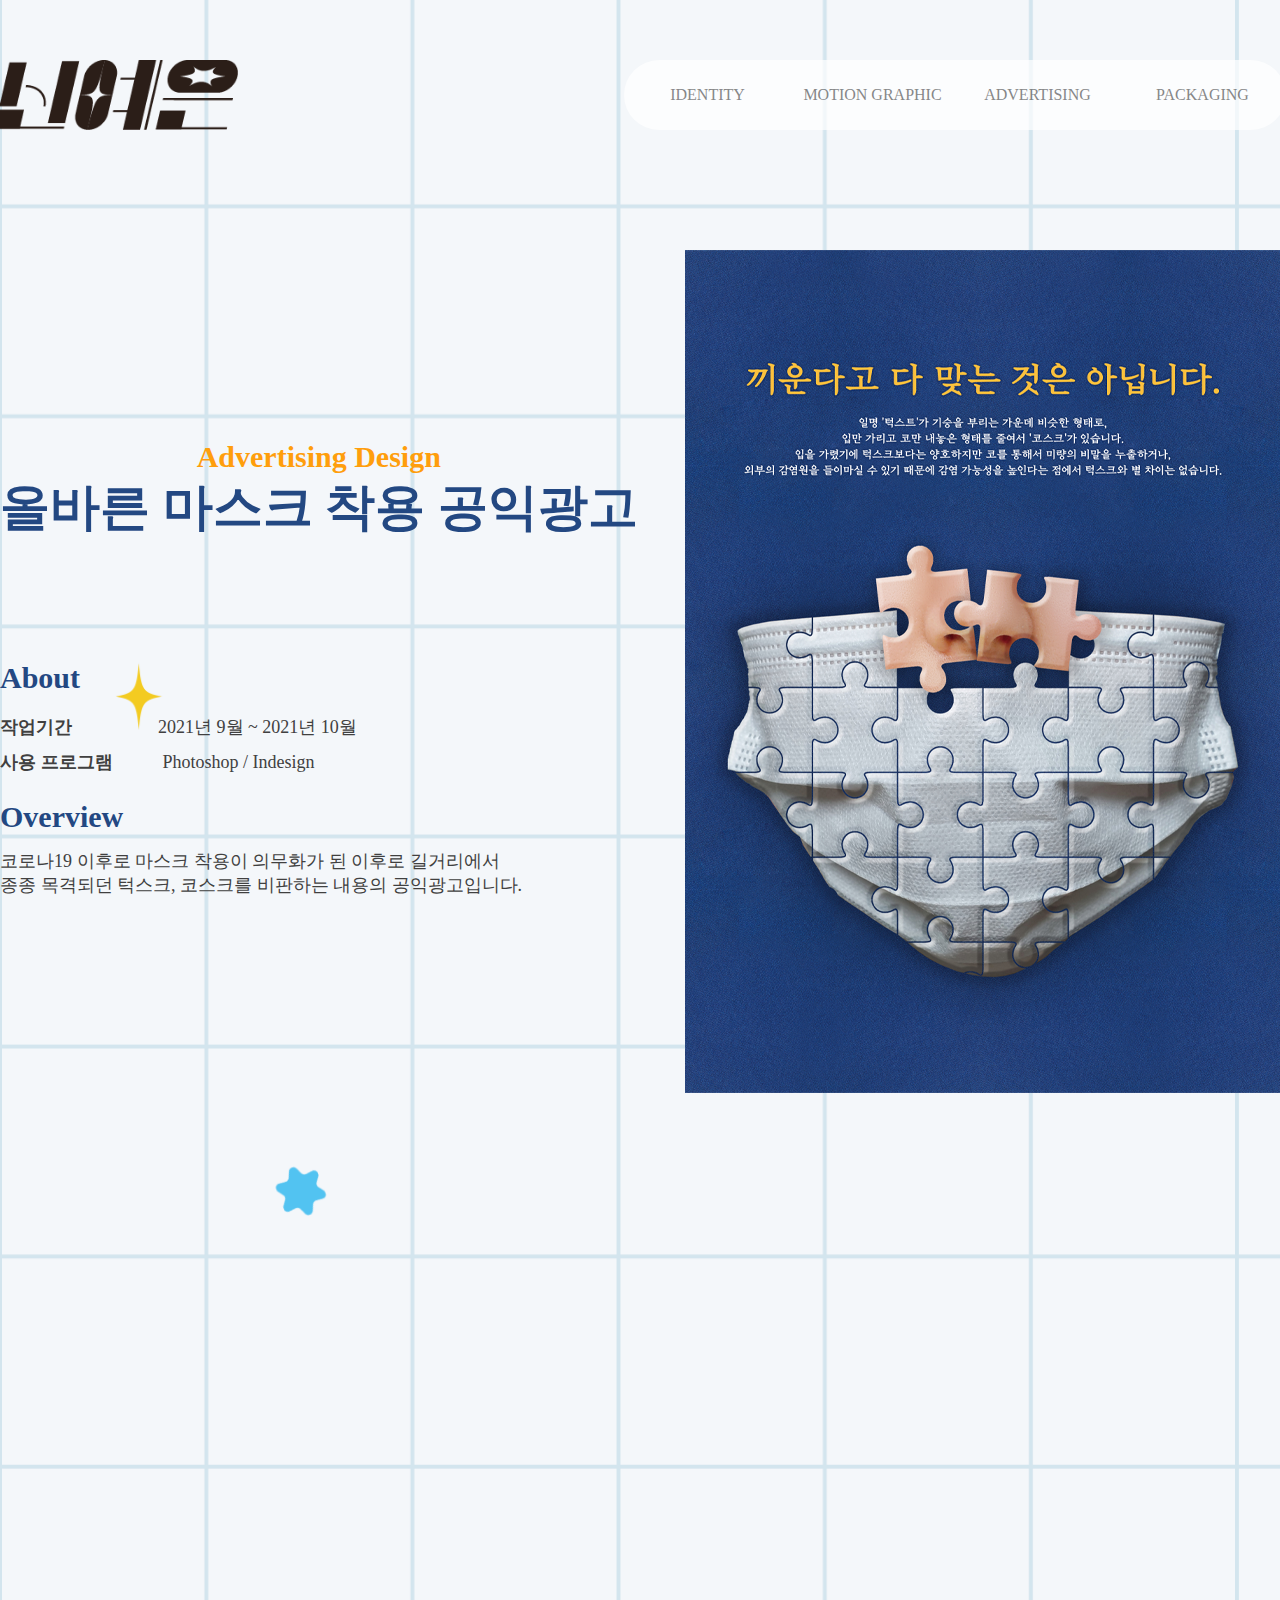
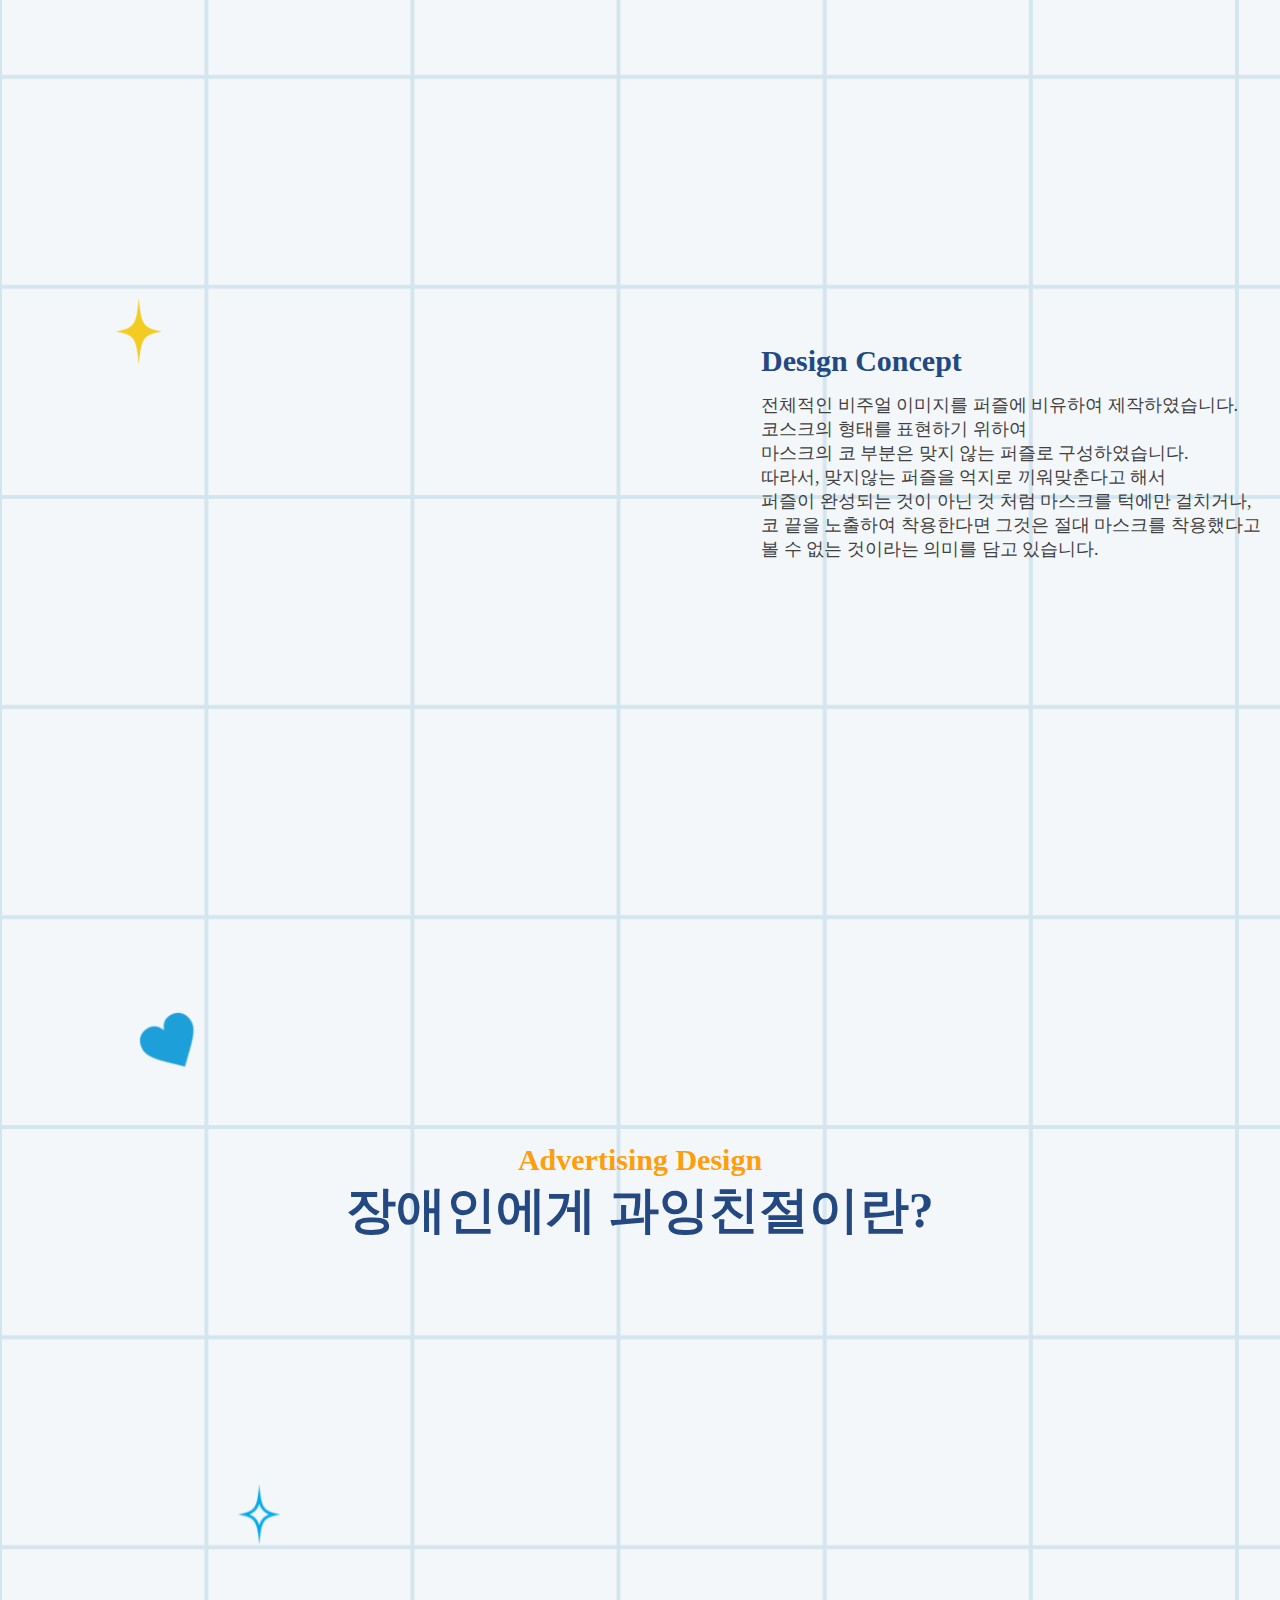
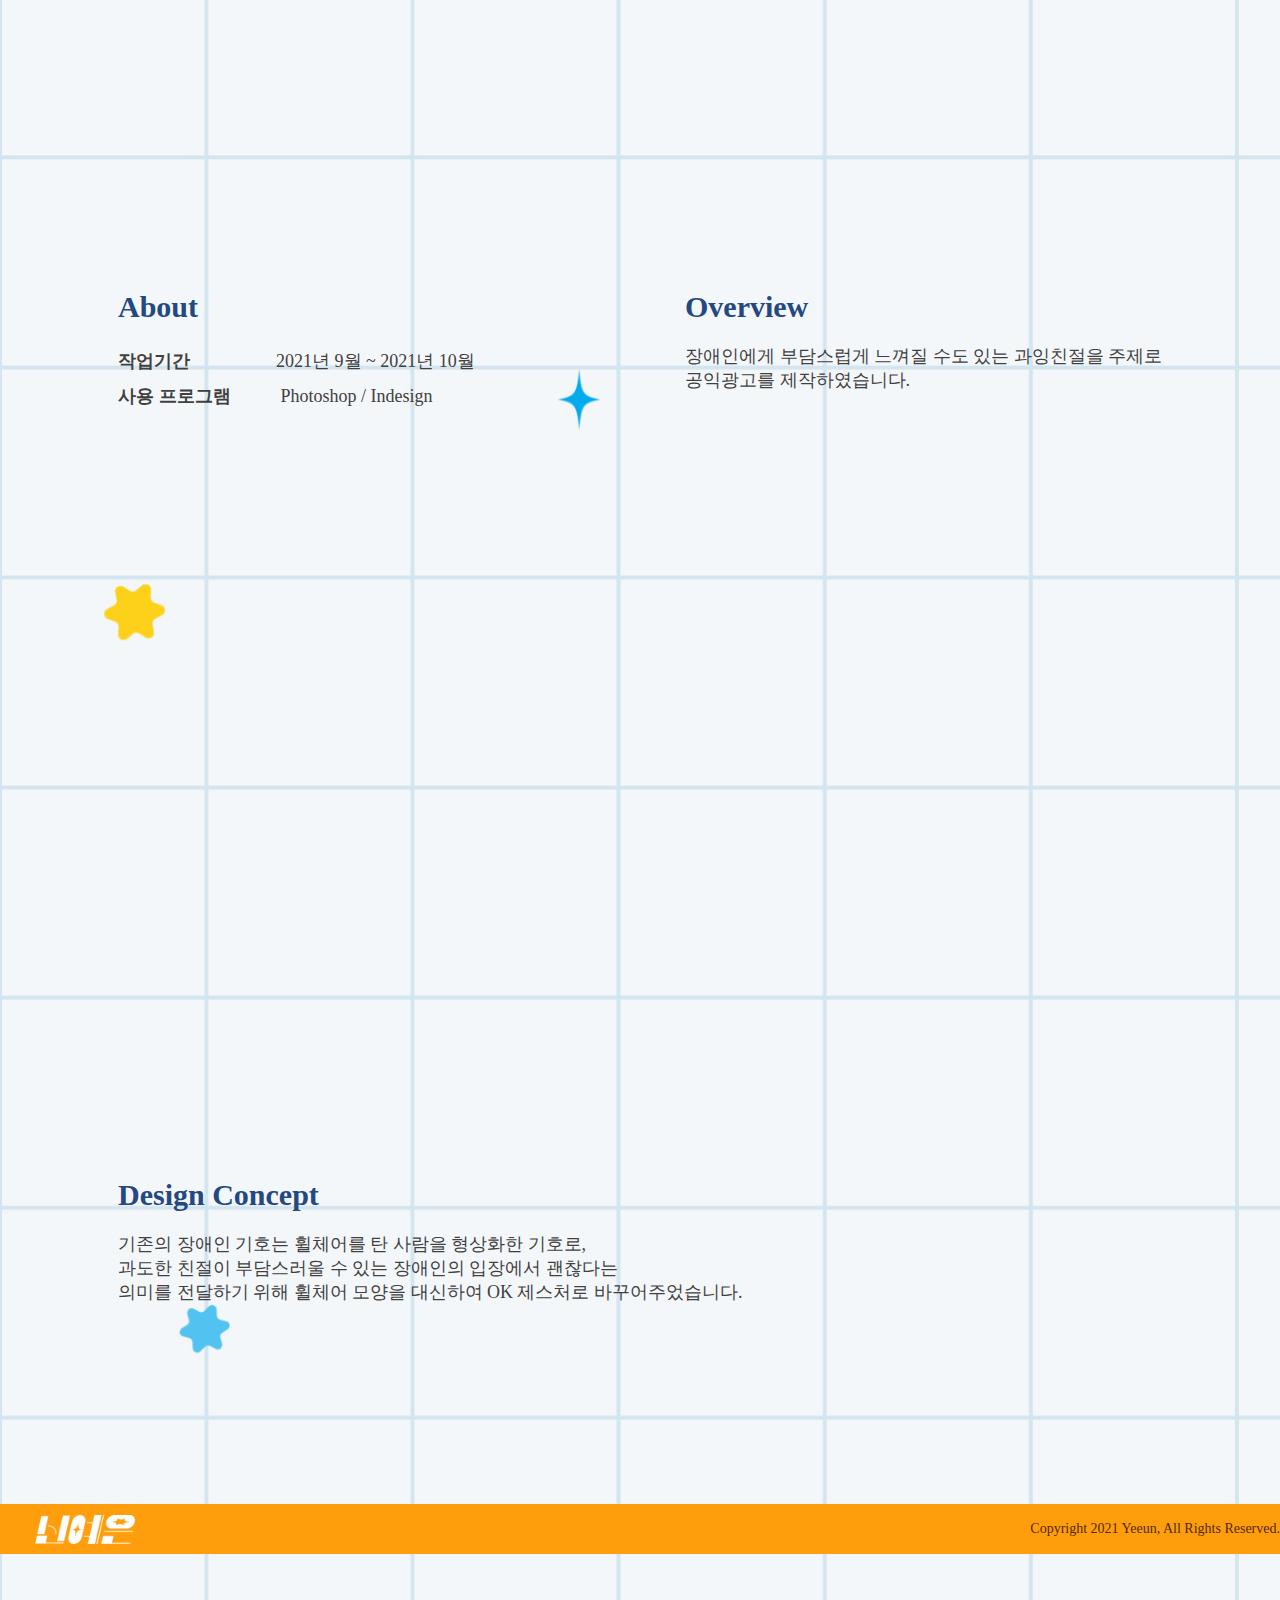
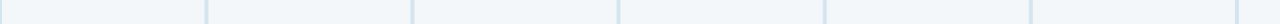
<file: sub03.html>
<!doctype html>
<html lang="ko" dir="ltr">
<head>
<meta charset="utf-8">
<title>yeeun's porfolio</title>
<link rel="stylesheet" href="css/master.css" type="text/css">
<link href="https://unpkg.com/aos@2.3.1/dist/aos.css" rel="stylesheet">
<script src="https://unpkg.com/aos@2.3.1/dist/aos.js"></script>
<script src="https://code.jquery.com/jquery-1.11.3.min.js"></script>
<link rel="shortcut icon" href="img/favicon.ico" type="image/x-icon">
<link rel="icon" href="img/favicon.ico" type="image/x-icon">
</head>

<body>
  <script>
    AOS.init();
  </script>
    <header>
      <ul>
        <li class="menu1"><a href="index.html"><img src="img/logo.png" alt="logo"></a></li>
        <li class="menu2"></li>
        <li class="menu3">
          <ul>
            <li><a href="sub01.html">IDENTITY</a></li>
            <li><a href="sub02.html">MOTION GRAPHIC</a></li>
            <li><a href="sub03.html">ADVERTISING</a></li>
            <li><a href="sub04.html">PACKAGING</a></li>
          </ul>
        </li>
      </ul>
    </header>


<section>
  <div class="sub3_wrap">
    <div class="sub3_ad1">
      <div class="sub3_top1">
        <div class="sub3_top1_left">
          <div class="sub3_tit1"><h7>Advertising Design</h7><br>
            <h14>올바른 마스크 착용 공익광고</h14></div>

          <div class="ad_about1_con">
            <div class="ad_about1_top">About<br></div>
            <div class="ad_about1_bottom">
              <h9>작업기간</h9><h10>&nbsp;&nbsp;&nbsp;&nbsp;&nbsp;&nbsp;&nbsp;&nbsp;2021년 9월 ~ 2021년 10월</h10><br>
              <h9>사용 프로그램</h9><h10>Photoshop / Indesign</h10></div>
          </div>

          <div class="ad_overview1_con">
            <div class="ad_overview1_top">Overview</div>
            <div class="ad_overview1_bottom">
            코로나19 이후로 마스크 착용이 의무화가 된 이후로 길거리에서<br>
            종종 목격되던 턱스크, 코스크를 비판하는 내용의 공익광고입니다.</div>
          </div>
        </div>
              <div class="sub3_top_right"><img src="img/sub03_1.png" alt=""></div>
      </div>


      <div class="sub3_bottom1">
        <div class="sub3_bottom1_left">
          <div data-aos="fade-down"><img src="img/sub03_2.png" alt="">
        </div></div>
        <div class="sub3_bottom1_right">
          <div class="ad_overview1_top">Design Concept</div>
          <div class="ad_overview1_bottom">
            전체적인 비주얼 이미지를 퍼즐에 비유하여 제작하였습니다.<br>
            코스크의 형태를 표현하기 위하여<br>
            마스크의 코 부분은 맞지 않는 퍼즐로 구성하였습니다.<br>
            따라서, 맞지않는 퍼즐을 억지로 끼워맞춘다고 해서<br>
            퍼즐이 완성되는 것이 아닌 것 처럼 마스크를 턱에만 걸치거나,<br>
            코 끝을 노출하여 착용한다면 그것은 절대 마스크를 착용했다고<br>
            볼 수 없는 것이라는 의미를 담고 있습니다.
          </div>
        </div>
      </div>
    </div>

    <div class="sub3_ad2">
      <div class="sub3_top2">
        <div class="sub3_tit1">
          <h7>Advertising Design</h7><br>
          <h14>장애인에게 과잉친절이란?</h14></div>
        <div data-aos="fade-up"><img src="img/sub03_3.png" alt=""></div>
        <div class="ad1_con">
          <div class="ad_about2_con1">
            <div class="ad_about2_top">About</div>
            <div class="ad_about2_bottom_left">
              <h9>작업기간</h9><h10>&nbsp;&nbsp;&nbsp;&nbsp;&nbsp;&nbsp;&nbsp;&nbsp;2021년 9월 ~ 2021년 10월</h10><br>
              <h9>사용 프로그램</h9><h10>Photoshop / Indesign</h10></div>
              <div class="ad_about2_bottom_right"></div>

            </div>
            <div class="ad_about2_con2">
              <div class="ad_overview2_top">Overview</div>
              <div class="ad_overview2_bottom">
                장애인에게 부담스럽게 느껴질 수도 있는 과잉친절을 주제로<br>
                공익광고를 제작하였습니다.
              </div>
           </div>
        </div>
      </div>
      <div class="sub3_bottom2">
        <div data-aos="fade-up"><img src="img/sub03_4.png" alt=""></div>
        <div class="ad2_con">
            <div class="ad_concept_top">Design Concept</div>
            <div class="ad_concept_bottom_left">
              기존의 장애인 기호는 휠체어를 탄 사람을 형상화한 기호로,<br>
              과도한 친절이 부담스러울 수 있는 장애인의 입장에서 괜찮다는<br>
              의미를 전달하기 위해 휠체어 모양을 대신하여 OK 제스처로 바꾸어주었습니다.
            </div>
      </div>
    </div>
    </div>
    <footer>
      <div class="footer">
        <div class="footer_right">
          <img src="img/logo2.png" alt="">
        </div>
        <div class="footer_left">
          Copyright 2021 Yeeun, All Rights Reserved.
        </div>
      </div>
    </footer>
</section>


</body>



</html>
</file>
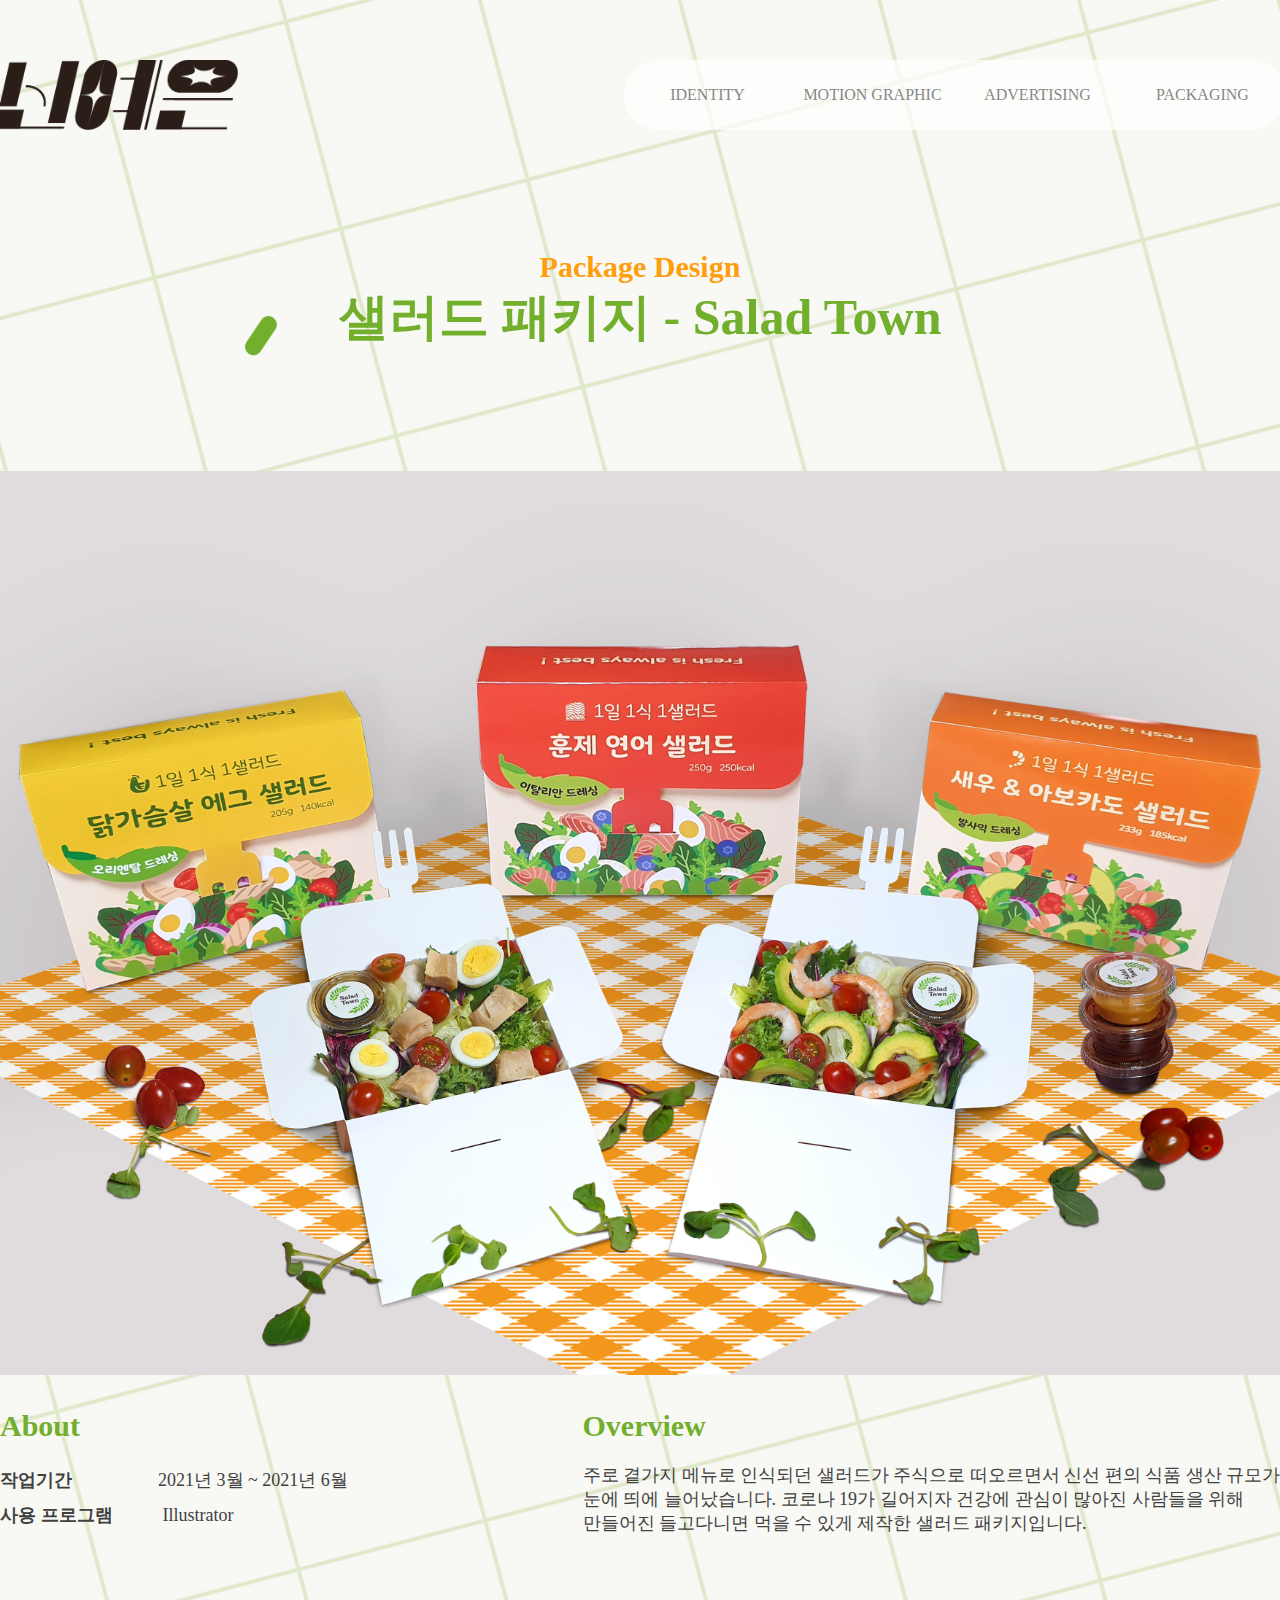
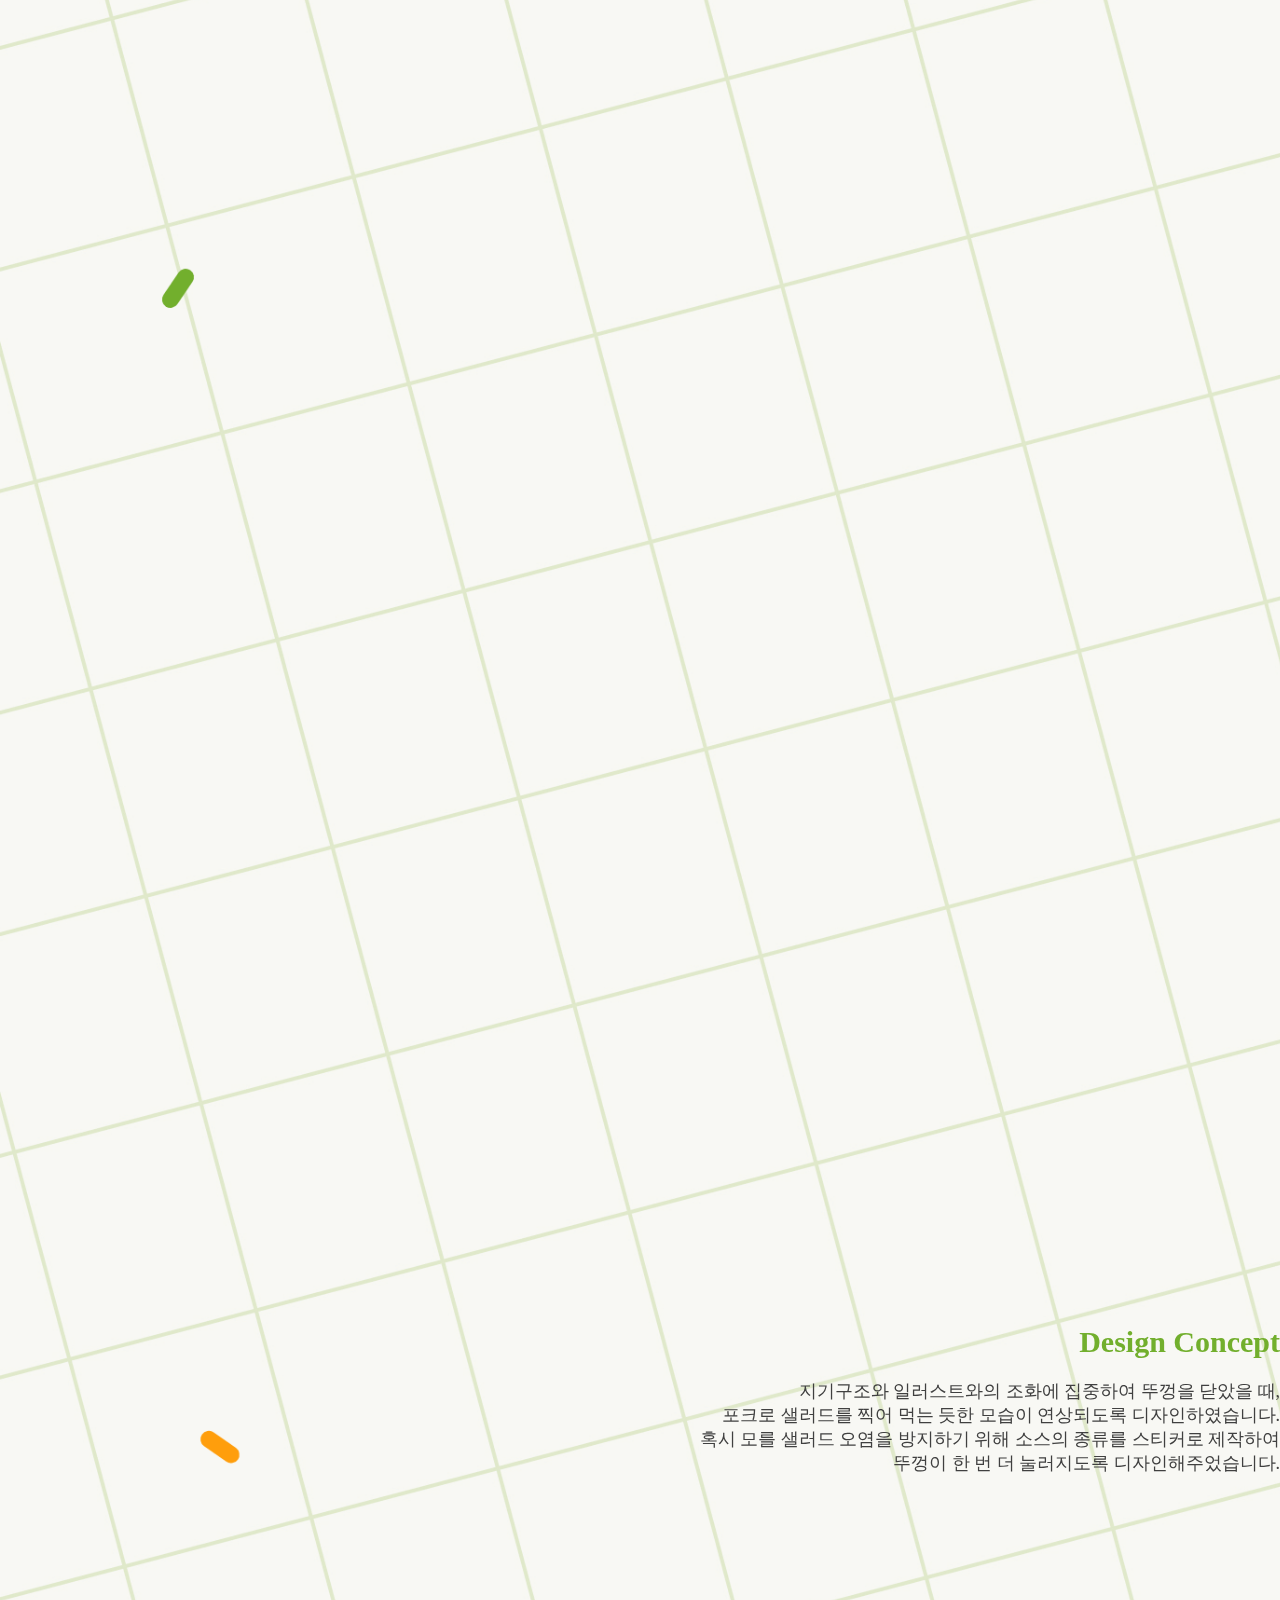
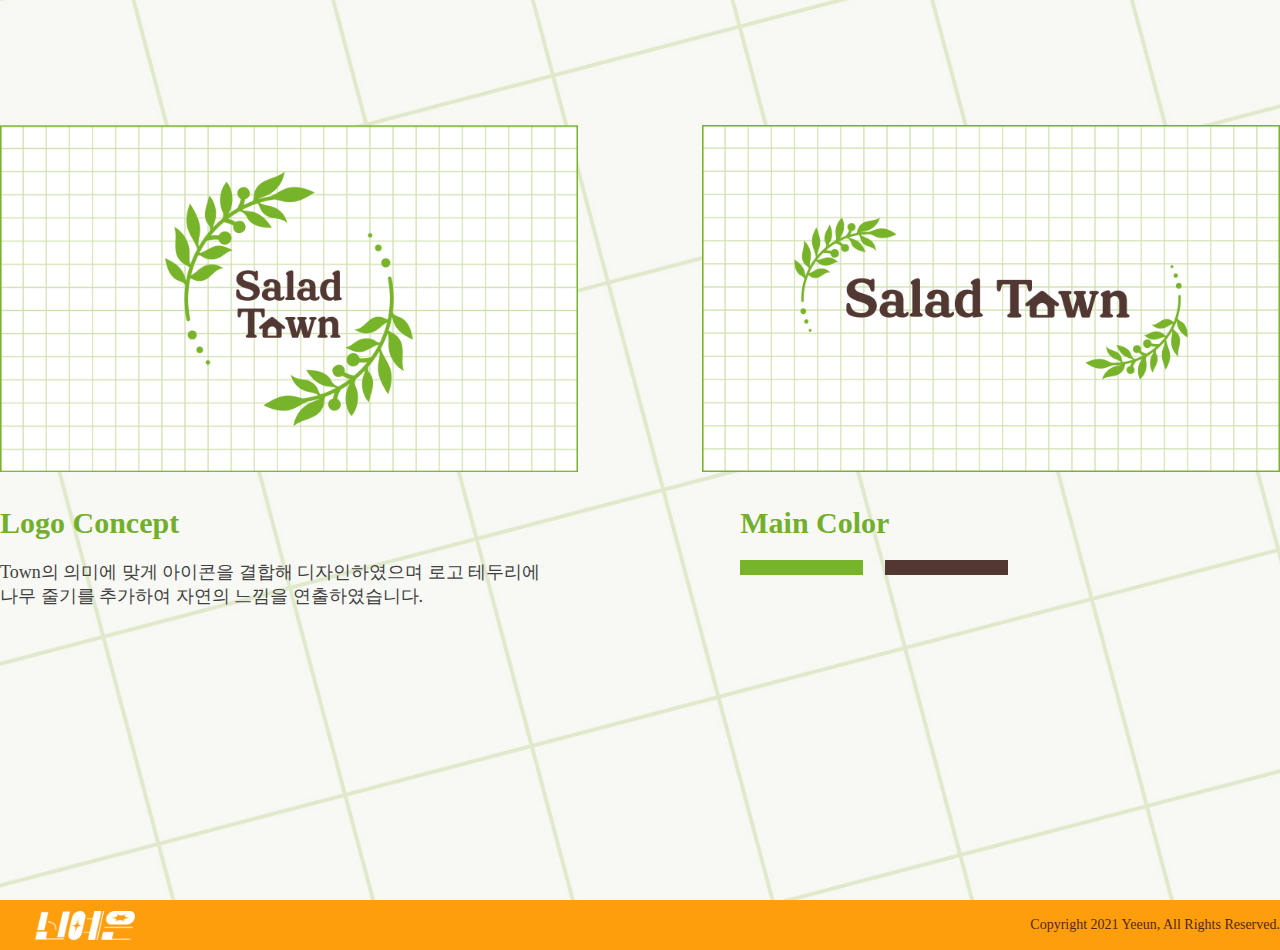
<file: sub04.html>
<!doctype html>
<html lang="ko" dir="ltr">
<head>
<meta charset="utf-8">
<title>yeeun's porfolio</title>
<link rel="stylesheet" href="css/master.css" type="text/css">
<link href="https://unpkg.com/aos@2.3.1/dist/aos.css" rel="stylesheet">
<script src="https://unpkg.com/aos@2.3.1/dist/aos.js"></script>
<script src="https://code.jquery.com/jquery-1.11.3.min.js"></script>
<link rel="shortcut icon" href="img/favicon.ico" type="image/x-icon">
<link rel="icon" href="img/favicon.ico" type="image/x-icon">
</head>

<body>
  <script>
            AOS.init();
        </script>
  <header>
		<ul>
			<li class="menu1"><a href="index.html"><img src="img/logo.png" alt="logo"></a></li>
			<li class="menu2"></li>
			<li class="menu3">
				<ul>
          <li><a href="sub01.html">IDENTITY</a></li>
					<li><a href="sub02.html">MOTION GRAPHIC</a></li>
					<li><a href="sub03.html">ADVERTISING</a></li>
					<li><a href="sub04.html">PACKAGING</a></li>
				</ul>
			</li>
		</ul>
	</header>

  <section>
    <div class="sub04_wrap">
      <div class="pd_top">
        <div class="pd_top_tit">
          <h7>Package Design</h7><br>
          <h17>샐러드 패키지 - Salad Town</h17></div>
          <img src="img/sub04_1.png" alt="">

        <div class="pd_top_about_overview">
          <div class="pd_top_about">
            <h18>About</h18>
            <div class="pd_top_about_con">
              <h9>작업기간</h9><h10>&nbsp;&nbsp;&nbsp;&nbsp;&nbsp;&nbsp;&nbsp;&nbsp;2021년 3월 ~ 2021년 6월</h10><br>
              <h9>사용 프로그램</h9><h10>Illustrator</h10>
            </div>
          </div>
          <div class="pd_top_overview">
              <h18>Overview</h18>
              <div class="pd_top_overview_con">
                주로 곁가지 메뉴로 인식되던 샐러드가 주식으로 떠오르면서 신선 편의 식품 생산 규모가<br>
                눈에 띄에 늘어났습니다. 코로나 19가 길어지자 건강에 관심이 많아진 사람들을 위해<br>
                만들어진 들고다니면 먹을 수 있게 제작한 샐러드 패키지입니다.
              </div>
          </div>
        </div>
      </div>


      <div class="pd_mid">
        <div class="pd_mid_con">
          <div class="pd_mid_img">
            <div data-aos="fade-up-right"><img src="img/sub04_2.png" alt=""></div>

          </div>

          <div class="pd_mid_concept">
            <h19>Design Concept</h19>
            <div class="pd_mid_concept_con">
              지기구조와 일러스트와의 조화에 집중하여 뚜껑을 닫았을 때,<br>
              포크로 샐러드를 찍어 먹는 듯한 모습이 연상되도록 디자인하였습니다.<br>
              혹시 모를 샐러드 오염을 방지하기 위해 소스의 종류를 스티커로 제작하여<br>
              뚜껑이 한 번 더 눌러지도록 디자인해주었습니다.
            </div>
          </div>
        </div>
      </div>


    <div class="pd_bot">
      <img src="img/sub04_3.png" alt="">
      <div class="pd_bot_logoconcept_color">
        <div class="pd_bot_logoconcept">
          <h18>Logo Concept</h18>
          <div class="pd_bot_logoconcept_con">
            Town의 의미에 맞게 아이콘을 결합해 디자인하였으며 로고 테두리에<Br>
            나무 줄기를 추가하여 자연의 느낌을 연출하였습니다.
          </div>
        </div>
        <div class="pd_bot_color">
          <h18>Main Color</h18>
          <div class="pd_bot_maincolor_con">
            <div class="pd_bot_maincolor1"></div>
            <div class="pd_bot_maincolor2"></div>
          </div>
        </div>
      </div>
    </div>
</div>


<footer>
  <div class="footer">
    <div class="footer_right">
      <img src="img/logo2.png" alt="">
    </div>
    <div class="footer_left">
      Copyright 2021 Yeeun, All Rights Reserved.
    </div>
  </div>
</footer>

  </section>
</body>



</html>
</file>
<file: css/master.css>
/* CSS Document */
*{margin: 0;padding: 0;text-decoration: none;list-style: none; font-family: 'Noto Sans KR';}


.main_wrap{width: 100%; height: 997px;background-color: #00ABEB; background-image: url('../img/slogan.png');background-size: cover;}



header{position: fixed;top:60px;width: 100%;display: flex;justify-content: center; z-index: 1000;}

header > ul{width: 1292px;height: 70px;display: flex;justify-content: center;}

header > ul > li{border: 0px solid blue;}

.menu1{width: 256px;}
.menu2{width: 374px;}
.menu3{width: 662px;}

header > ul > li > ul{width: 662px;height: 70px;background-color: white; border-radius: 45px;display: flex;justify-content: center;opacity: 70%;}

header > ul > li > ul > li{width: 165px; display: flex;justify-content: center;align-items: center;}

li > a {color:#575757;}
li > a:hover {color:#FF9E0C; font-weight: bold;}

footer{ width: 100%; height: 50px; background-color:#FF9E0C; margin: 0 auto; font-size: 14px; text-align: center; color: white; display: flex;justify-content: center;align-items: center;}
.footer{width: 1280px; height: 50px; background-color:#FF9E0C; color: #51280C; font-size: 14px;margin: 0 auto; display: flex; justify-content: space-between; align-items: center;}
.footer_right{width: 170px; padding-top:5px;}


.sec_wrap{
  width: 100%;
  height: 2500px;
  background-image: url('../img/main_bg.png');
  background-color: #ffffff; background-size: cover;}

.name{margin:0 auto; display: flex; justify-content: center; padding-top:300px; color: #ffffff;}

h1{width:100px; height: 100px;  font-size:40px; display: flex; justify-content: center; align-items: center; background-color: #00ABEB;  border-radius: 125px; transition: all 0.1s linear; }
h1:hover{transform: scale(1.2);}

h2{width:100px; height: 100px;  font-size:40px; display: flex; justify-content: center; align-items: center; background-color: #00ABEB;  border-radius: 125px; margin-left: 40px; margin-right:40px; transition: all 0.1s linear;}
h2:hover{transform: scale(1.2);}

h3{width:100px; height: 100px;  font-size:40px; display: flex; justify-content: center; align-items: center;
background-color: #00ABEB;  border-radius: 125px; transition: all 0.1s linear;}
h3:hover{transform: scale(1.2);}

.email{font-size: 40px; color:#00ABEB; display: flex; justify-content: center; padding-top: 250px; font-weight: bold;}


.info{padding-top: 200px; display: flex; justify-content: center; align-items:flex-start; text-align: center;}
h4{font-size: 40px; color:#234882; font-weight: bold;}
h5{font-size: 30px; padding-top:50px; font-weight:normal;}
.education{margin-right:200px;}

.tools {margin: 0 auto; padding-top:150px; display:flex; justify-content: center; align-items:center;
  flex-direction: column; }
.info2 {margin-bottom:50px;}
.tools_icon{display: flex;}

.ps{display: flex; flex-direction: column; align-items: center; margin-right:60px;}
.ai{display: flex; flex-direction: column; align-items: center; }
.xd{display: flex; flex-direction: column; align-items: center; margin-left:60px;}
.id{display: flex; flex-direction: column; align-items: center;margin-left:60px;}
.ae{display: flex; flex-direction: column; align-items: center; margin-left:60px;}

h6{font-size:30px; font-weight: normal;}


.portfolio { margin: 0 auto; padding-top:150px; display:flex; justify-content: center; align-items:center;
  flex-direction: column;}
.portfolio_li {margin-top: 50px; margin-bottom: 346px; width: 1280px; justify-content:space-between; display: flex;}

.identity{width: 280px; height: 280px; display: flex; justify-content: center; align-items: center; }
.idfont{position: absolute; z-index: 2; font-size: 30px; font-weight: bold; color:#ffffff; transition: all 0.2s linear; }
.identity_button{position: absolute; z-index: 1; }
.idfont:hover{transform: scale(1.2);}


.motion{width: 280px; height: 280px; display: flex; justify-content: center; align-items: center;}
.mtfont{position: absolute; z-index: 2; font-size: 30px; font-weight: bold; color:#ffffff; text-align: center;  transition: all 0.2s linear;}
.motion_button{position: absolute; z-index: 1;}
.mtfont:hover{transform: scale(1.2);}

.advertising{width: 280px; height: 280px; display: flex; justify-content: center;  align-items: center;}
.adfont{position: absolute; z-index: 2; font-size: 30px; font-weight: bold; color:#ffffff;  transition: all 0.2s linear;}
.advertising_button{position: absolute; z-index: 1;}
.adfont:hover{transform: scale(1.2);}

.package{width: 280px; height: 280px; display: flex; justify-content: center;  align-items: center;}
.pkfont{position: absolute; z-index: 2; font-size: 30px; font-weight: bold; color:#ffffff;transition: all 0.2s linear; }
.packaging_button{position: absolute; z-index: 1; }
.pkfont:hover{transform: scale(1.2);}



/*--sub01 반영되는 CSS--*/
.sub01_wrap{
width: 100%;
height: 6861px;
background-image: url('../img/sub01_bg.png');
background-color: #ffffff; background-size: cover;}

.ei{margin:0 auto;  width: 1280px; }

.ei_top{display: flex;}
.ei_top_left{margin-top:260px;}
.ei_top_right{width: 1280px; height: 530px; margin-top:180px; display: flex; flex-direction: column; justify-content: space-around;}
.ei_tit{text-align: right;}
h12{font-size:50px; color:#E7336E; font-weight: bold;}
h13{font-size:30px; color:#E7336E; font-weight: bold; }
.ei_overview{text-align: right;}
.ei_overview_con{color:#404040; font-size:18px; text-align:right; margin-top:20px;}

.ei_mid{width:1070px; margin:0 auto; margin-top:250px; display: flex; justify-content: space-between;}
.ei_mid_right{display: flex; flex-direction: column; justify-content: space-between;}
.ei_about_con{ margin-top:20px;     line-height: 35px;}
.ei_maincolor_con{display: flex; margin-top:20px;}
.ei_maincolor1{width: 123px; height: 15px; background-color:#E7336E; margin-right:22px;}
.ei_maincolor2{width: 123px; height: 15px; background-color:#1F0408;}

.ei_bot{width: 1280px; margin:0 auto; margin-top:250px; display: flex; justify-content: space-between;}
.ei_bot_right{text-align: right;}
.ei_concept_con{color:#404040; font-size:18px; margin-top:20px;}



.ci{margin-top:500px; }
.ci_top{width: 1333px; margin:0 auto; display: flex; justify-content: space-between;}
.ci_top_left{display: flex; flex-direction: column; justify-content: space-between; margin-left:20px;}
.ci_tit{font-size:50px; color:#0058A3; font-weight: bold;}
h15{font-size:30px; color:#0058A3; font-weight: bold;}

.ci_mid{width:1070px; margin:0 auto; margin-top: 250px; display: flex; justify-content: space-between;}
.ci_mid_right{display: flex; flex-direction: column; justify-content: space-between;}
.ci_overview_con{margin-top:20px; font-size: 18px; color:#404040; }
.ci_about_con{ margin-top:20px; line-height: 35px;}
.ci_maincolor_con{display: flex; margin-top:20px;}
.ci_maincolor1{width: 123px; height: 15px; background-color:#0058A3; margin-right:22px;}
.ci_maincolor2{width: 123px; height: 15px; background-color:#FABE00;}

.ci_bot{width: 1280px; margin: 0 auto; display: flex; justify-content: space-between; margin-top:250px; }
.ci_bot_right{height: 207px;display: flex; flex-direction: column; justify-content:flex-end;}
.ci_concept{text-align: right;}
.ci_concept_con{color:#404040; font-size:18px; text-align:right; margin-top:20px;}


.bi{margin:0 auto; width: 1280px; margin-top:500px; }
.bi_top{display: flex; justify-content: space-between;}
.bi_top_left{display: flex; flex-direction: column; justify-content: space-between;}
.bi_tit{font-size:50px; color:#5CB531; font-weight: bold; margin-top:65px; }
h16{font-size:30px; color:#5CB531; font-weight: bold;}
.bi_overview{margin-bottom:180px;}
.bi_overview_con{color:#404040; font-size:18px; margin-top:20px;}

.bi_mid{width:1070px; margin:0 auto; margin-top: 250px; display: flex; justify-content: space-between;}
.bi_mid_right{display: flex; flex-direction: column; justify-content: space-between;}
.bi_about_con{ margin-top:20px; line-height: 35px;}
.bi_maincolor_con{display: flex; margin-top:20px;}
.bi_maincolor1{width: 123px; height: 15px; background-color:#5CB531; margin-right:22px;}
.bi_maincolor2{width: 123px; height: 15px; background-color:#FCC800;}

.bi_bot{margin: 0 auto; display: flex; justify-content: space-between; margin-top:250px; }
.bi_bot_right{display: flex; flex-direction: column; justify-content:center;}
.bi_concept{text-align: right;}
.bi_concept_con{color:#404040; font-size:18px; text-align:right; margin-top:20px;}


/*--sub02 반영되는 CSS--*/
.sub02_wrap{
width: 100%;
height: 4880px;
background-image: url('../img/sub02_bg.png');
background-color: #ffffff; background-size: cover;}


.sub2_tit1 {text-align: center; padding-top:250px;}
h7{font-size: 30px; color: #FF9E0C; font-weight: bold; }
h8{font-size:50px; color:#137FC9; font-weight: bold;}

.mg_top {width:1227px; display: flex; justify-content: space-between; margin: 0 auto; margin-top:100px;}

.about_con{padding-left:15px;}
.about_top{margin-bottom:15px; margin-top:20px; font-size:30px; color:#137fc9; font-weight: bold;}
.about_bottom{line-height: 35px;}
h9{font-size: 18px; font-weight: bold; color:#404040;}
h10{font-size: 18px; color:#404040; margin-left: 50px;}

.overview_con{padding-left:15px;}
.overview_top{margin-bottom: 15px; margin-top:20px; font-size:30px; color:#137fc9; font-weight: bold;}
.overview_bottom{color:#404040; font-size:18px; text-align: left;}

.storyline{width: 1227px; margin: 0 auto; display: flex; align-items: center; margin-top:154px;}
.storyline_con{margin-left:69px;}
.storyline_top{margin-bottom: 15px; font-size:30px; color:#137fc9; font-weight: bold;}
.storyline_bottom{color:#404040; font-size:18px;}

.purpose_target{width: 1227px; margin:0 auto; margin-top: 30px; display: flex; align-items: center;}
.purpose_target_con{margin-left:69px;}
.purpose_top{margin-bottom: 15px; font-size:30px; color:#137fc9; font-weight: bold;}
.purpose_bottom{color:#404040; font-size:18px;}
.target_con{ margin-top:70px;}
.target_top{margin-bottom: 15px; font-size:30px; color:#137fc9; font-weight: bold;}
.target_bottom{color:#404040; font-size:18px;}


.video1 {margin: 0 auto; width: 1280px; height: 720px; font-size:60px; margin-top:180px;}
.video2 {margin: 0 auto; width: 1280px; height: 720px; font-size:60px; margin-top:180px;}


.sub2_tit2 {text-align: center; padding-top:200px;}

h11{font-size:50px; color:#8353B9; font-weight: bold;}

.kt_top { width:1227px; display: flex; justify-content: space-between; margin: 0 auto; margin-top:125px;}
.kt_about_con{padding-left:15px;}
.kt_about_top{margin-bottom:15px; margin-top:20px; font-size:30px; color:#8353B9; font-weight: bold;}
.kt_about_bottom{line-height: 35px;}

.kt_overview_con{padding-left:15px;}
.kt_overview_top{margin-bottom: 15px; margin-top:20px; font-size:30px; color:#8353B9; font-weight: bold;}
.kt_overview_bottom{color:#404040; font-size:18px; text-align: left;}


/*--sub03 반영되는 CSS--*/
.sub3_wrap{
width: 100%;
height: 4824px;
background-image: url('../img/sub03_bg.png');
background-color: #ffffff; background-size: cover;}

h14{font-size:50px; color:#234882; font-weight: bold;}

.sub3_top1{padding-top:250px; width: 1280px; margin: 0 auto; display: flex; justify-content: space-between;}
.sub3_top1_left{margin-top:90px;}
.sub3_tit1{text-align: center;}

.ad_about1_top{margin-bottom:15px; margin-top:100px; font-size:30px; color:#234882; font-weight: bold;}
.ad_about1_bottom{line-height:35px;}

.ad_overview1_top{margin-bottom: 15px; margin-top:20px; font-size:30px; color:#234882; font-weight: bold;}
.ad_overview1_bottom{color:#404040; font-size:18px; text-align: left;}

.sub3_bottom1{width:1280px; margin: 0 auto; margin-top:127px; display: flex;}
.sub3_bottom1_right{margin-top:700px; margin-left:100px;}

.sub3_ad2{width: 1280px; margin:0 auto;}
.sub3_tit1{margin-bottom:120px; margin-top:100px;}
.ad1_con{width: 1044px; display: flex; justify-content: space-between;  margin-top:30px; }
.sub3_top2{display: flex; flex-direction: column; align-items: center; width: 1280px; margin-top:100px;}
.ad_about2_top{font-size:30px; color:#234882; font-weight: bold; margin-bottom:20px;}
.ad_about2_bottom_left{line-height: 35px;}
.ad_overview2_top{font-size:30px; color:#234882; font-weight: bold; margin-bottom:20px;}
.ad_overview2_bottom{color:#404040; font-size:18px; margin-bottom:166px; }

.sub3_bottom2{margin:0 auto; margin-bottom:200px; width: 1044px; display: flex; flex-direction: column;}
.ad_concept_top{font-size:30px; color:#234882; font-weight: bold; margin-bottom:20px;}
.ad_concept_bottom_left{color:#404040; font-size:18px;}




/*--sub04 반영되는 CSS--*/
.sub04_wrap{
width: 100%;
height:4100px;
background-image: url('../img/sub04_bg.png');
background-color: #f8f8f4; background-size: cover;}

h17{font-size:50px; color:#72AF2D; font-weight: bold;}
h18{font-size:30px; color:#72AF2D; font-weight: bold;}
h19{font-size:30px; color:#72AF2D; font-weight: bold; float:right; text-align: right; width: 1280px; margin-bottom:20px;}
.pd_top{width: 1280px; margin:0 auto;}
.pd_top_tit{margin-bottom:120px; padding-top:250px;text-align: center;}
.pd_top_about_overview{display: flex; justify-content: space-between; margin-top:30px;}
.pd_top_about_con{margin-top:20px; line-height: 35px;}
.pd_top_overview_con{margin-top:20px; font-size: 18px; color:#404040; }


.pd_mid{margin: 0 auto; margin-top:250px; width: 1280px;}
.pd_mid_con{width: 1280px; height: 1290px; display: flex; align-items: flex-end;}
.pd_mid_img{width: 1280px;}



.pd_mid_concept{position: absolute; z-index:2; }
.pd_mid_concept_con{text-align: right;color:#404040; font-size:18px; margin-top:20px;}

.pd_bot{width: 1280px; margin:0 auto; margin-top:250px;}
.pd_bot_logoconcept_color{display: flex; margin-top:30px;}
.pd_bot_color{ margin-left:200px;}
.pd_bot_logoconcept_con{margin-top:20px; color:#404040; font-size:18px; margin-top:20px;}
.pd_bot_maincolor_con{margin-top:20px; display: flex;}

.pd_bot_maincolor1{width: 123px; height: 15px; background-color:#77B42A; margin-right:22px;}
.pd_bot_maincolor2{width: 123px; height: 15px; background-color:#523832;}
</file>
